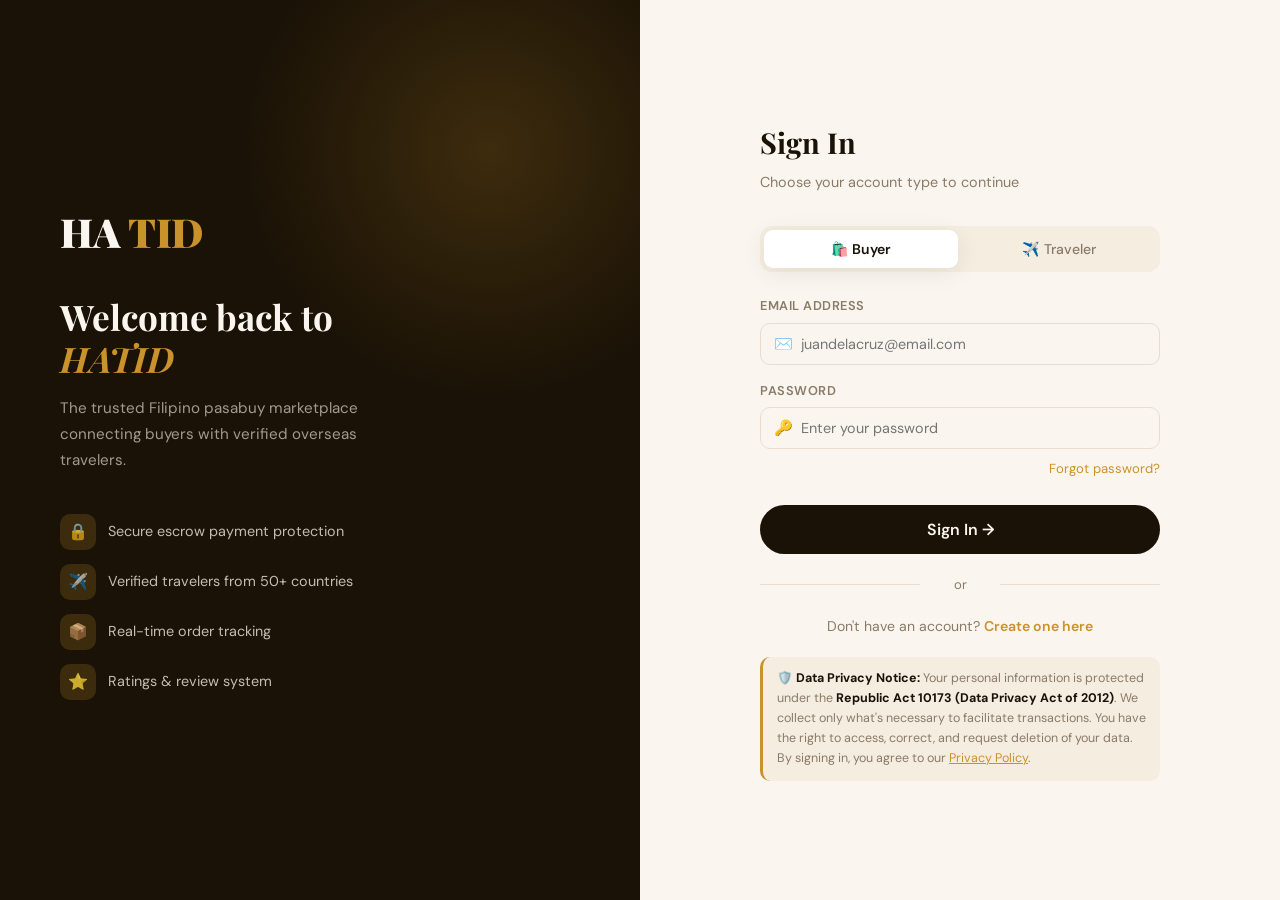
<file: index.html>
<!DOCTYPE html>
<html lang="en">
<head>
  <meta charset="UTF-8">
  <meta name="viewport" content="width=device-width, initial-scale=1.0">
  <title>HATID — Login</title>
  <link href="https://fonts.googleapis.com/css2?family=Playfair+Display:wght@700;900&family=DM+Sans:wght@300;400;500;600&display=swap" rel="stylesheet">
  <link rel="stylesheet" href="hatid-styles.css">
  <style>
    .auth-page {
      min-height: 100vh;
      display: grid;
      grid-template-columns: 1fr 1fr;
    }
    .auth-brand {
      background: var(--ink);
      display: flex; flex-direction: column;
      justify-content: center; align-items: flex-start;
      padding: 60px;
      position: relative; overflow: hidden;
    }
    .auth-brand::before {
      content: '';
      position: absolute; top: -100px; right: -100px;
      width: 500px; height: 500px; border-radius: 50%;
      background: radial-gradient(circle, rgba(201,146,42,0.2) 0%, transparent 70%);
    }
    .auth-brand .logo { font-size: 2.5rem; color: var(--cream); margin-bottom: 2rem; }
    .auth-brand h2 {
      font-family: 'Playfair Display', serif;
      font-size: 2.2rem; color: var(--cream);
      line-height: 1.2; margin-bottom: 1rem;
    }
    .auth-brand h2 em { color: var(--gold); font-style: italic; }
    .auth-brand p { color: rgba(250,246,239,0.6); font-size: 0.95rem; line-height: 1.7; max-width: 360px; }
    .auth-features { margin-top: 2.5rem; display: flex; flex-direction: column; gap: 14px; }
    .auth-feature { display: flex; align-items: center; gap: 12px; color: rgba(250,246,239,0.75); font-size: 0.9rem; }
    .auth-feature-icon {
      width: 36px; height: 36px; border-radius: 10px;
      background: rgba(201,146,42,0.2); display: flex; align-items: center; justify-content: center;
      font-size: 1rem; flex-shrink: 0;
    }
    .auth-form-side {
      background: var(--cream);
      display: flex; flex-direction: column;
      justify-content: center; align-items: center;
      padding: 60px 40px;
    }
    .auth-form-box { width: 100%; max-width: 400px; }
    .auth-form-box h2 {
      font-family: 'Playfair Display', serif;
      font-size: 1.8rem; margin-bottom: 6px;
    }
    .auth-form-box .auth-sub { color: var(--muted); font-size: 0.9rem; margin-bottom: 2rem; }
    .role-toggle {
      display: grid; grid-template-columns: 1fr 1fr;
      background: var(--warm); border-radius: 12px; padding: 4px;
      margin-bottom: 24px; gap: 4px;
    }
    .role-btn {
      padding: 10px; border: none; border-radius: 9px;
      background: transparent; cursor: pointer; font-family: inherit;
      font-size: 0.88rem; font-weight: 500; color: var(--muted);
      transition: all 0.2s; display: flex; align-items: center; justify-content: center; gap: 6px;
    }
    .role-btn.active { background: var(--card-bg); color: var(--ink); box-shadow: var(--shadow); font-weight: 600; }
    .form-group { margin-bottom: 16px; }
    .input-wrap { position: relative; }
    .input-wrap .input-icon {
      position: absolute; left: 14px; top: 50%; transform: translateY(-50%);
      color: var(--muted); font-size: 0.95rem;
    }
    .input-wrap input { padding-left: 40px; }
    .forgot { text-align: right; margin-top: 6px; }
    .forgot a { font-size: 0.82rem; color: var(--gold); text-decoration: none; }
    .auth-submit {
      width: 100%; padding: 14px; border: none; cursor: pointer;
      background: var(--ink); color: var(--cream);
      border-radius: 100px; font-size: 1rem; font-weight: 600;
      font-family: inherit; transition: background 0.2s; margin-top: 8px;
    }
    .auth-submit:hover { background: var(--gold); color: var(--ink); }
    .auth-divider {
      text-align: center; margin: 20px 0;
      color: var(--muted); font-size: 0.82rem;
      position: relative;
    }
    .auth-divider::before, .auth-divider::after {
      content: ''; position: absolute; top: 50%; width: 40%; height: 1px;
      background: var(--border);
    }
    .auth-divider::before { left: 0; }
    .auth-divider::after { right: 0; }
    .auth-switch { text-align: center; font-size: 0.88rem; color: var(--muted); margin-top: 20px; }
    .auth-switch a { color: var(--gold); font-weight: 600; text-decoration: none; }
    .privacy-note {
      background: var(--warm); border-radius: 10px; padding: 12px 14px;
      font-size: 0.78rem; color: var(--muted); line-height: 1.6;
      margin-top: 20px; border-left: 3px solid var(--gold);
    }
    .privacy-note strong { color: var(--ink); }
    .error-msg {
      background: #fef2f2; border: 1px solid #fecaca;
      border-radius: 8px; padding: 10px 14px;
      font-size: 0.83rem; color: #dc2626;
      margin-bottom: 16px; display: none;
    }
    .error-msg.show { display: block; }
    @media (max-width: 768px) {
      .auth-page { grid-template-columns: 1fr; }
      .auth-brand { display: none; }
      .auth-form-side { padding: 40px 24px; }
    }
  </style>
</head>
<body>
<div class="auth-page">
  <div class="auth-brand">
    <div class="logo">HA<span>TID</span></div>
    <h2>Welcome back to<br><em>HATID</em></h2>
    <p>The trusted Filipino pasabuy marketplace connecting buyers with verified overseas travelers.</p>
    <div class="auth-features">
      <div class="auth-feature"><div class="auth-feature-icon">🔒</div>Secure escrow payment protection</div>
      <div class="auth-feature"><div class="auth-feature-icon">✈️</div>Verified travelers from 50+ countries</div>
      <div class="auth-feature"><div class="auth-feature-icon">📦</div>Real-time order tracking</div>
      <div class="auth-feature"><div class="auth-feature-icon">⭐</div>Ratings & review system</div>
    </div>
  </div>
  <div class="auth-form-side">
    <div class="auth-form-box">
      <h2>Sign In</h2>
      <p class="auth-sub">Choose your account type to continue</p>
      <div class="role-toggle">
        <button class="role-btn active" id="roleBtn-buyer" onclick="setRole('buyer')">🛍️ Buyer</button>
        <button class="role-btn" id="roleBtn-traveler" onclick="setRole('traveler')">✈️ Traveler</button>
      </div>
      <div class="error-msg" id="loginError">Invalid email or password. Please try again.</div>
      <div class="form-group">
        <label>Email Address</label>
        <div class="input-wrap">
          <span class="input-icon">✉️</span>
          <input type="email" id="loginEmail" placeholder="juandelacruz@email.com">
        </div>
      </div>
      <div class="form-group">
        <label>Password</label>
        <div class="input-wrap">
          <span class="input-icon">🔑</span>
          <input type="password" id="loginPassword" placeholder="Enter your password">
        </div>
        <div class="forgot"><a href="#">Forgot password?</a></div>
      </div>
      <button class="auth-submit" onclick="handleLogin()">Sign In →</button>
      <div class="auth-divider">or</div>
      <div class="auth-switch">Don't have an account? <a href="register.html">Create one here</a></div>
      <div class="privacy-note">
        <strong>🛡️ Data Privacy Notice:</strong> Your personal information is protected under the
        <strong>Republic Act 10173 (Data Privacy Act of 2012)</strong>. We collect only what's necessary
        to facilitate transactions. You have the right to access, correct, and request deletion of your data.
        By signing in, you agree to our <a href="#" style="color:var(--gold)">Privacy Policy</a>.
      </div>
    </div>
  </div>
</div>
<div class="toast" id="toast"></div>
<script>
  let currentRole = 'buyer';

  // Demo accounts
  const demoAccounts = {
    'buyer@hatid.com':    { password: 'buyer123',    role: 'buyer',    name: 'Juan dela Cruz' },
    'traveler@hatid.com': { password: 'traveler123', role: 'traveler', name: 'Maria Reyes' },
  };

  function setRole(role) {
    currentRole = role;
    document.querySelectorAll('.role-btn').forEach(b => b.classList.remove('active'));
    document.getElementById('roleBtn-' + role).classList.add('active');
  }

  function handleLogin() {
    const email    = document.getElementById('loginEmail').value.trim();
    const password = document.getElementById('loginPassword').value.trim();
    const errEl    = document.getElementById('loginError');

    if (!email || !password) { errEl.textContent = 'Please fill in all fields.'; errEl.classList.add('show'); return; }

    const account = demoAccounts[email];
    if (!account || account.password !== password || account.role !== currentRole) {
      errEl.textContent = 'Invalid credentials or wrong account type selected.';
      errEl.classList.add('show'); return;
    }

    errEl.classList.remove('show');
    sessionStorage.setItem('hatid_user', JSON.stringify({ email, name: account.name, role: account.role }));
    showToast('Welcome back, ' + account.name + '! 👋');
    setTimeout(() => { window.location.href = 'dashboard.html'; }, 1200);
  }

  function showToast(msg) {
    const t = document.getElementById('toast');
    t.textContent = msg; t.classList.add('show');
    setTimeout(() => t.classList.remove('show'), 3000);
  }

  // Allow Enter key
  document.addEventListener('keydown', e => { if (e.key === 'Enter') handleLogin(); });
</script>
</body>
</html>
</file>
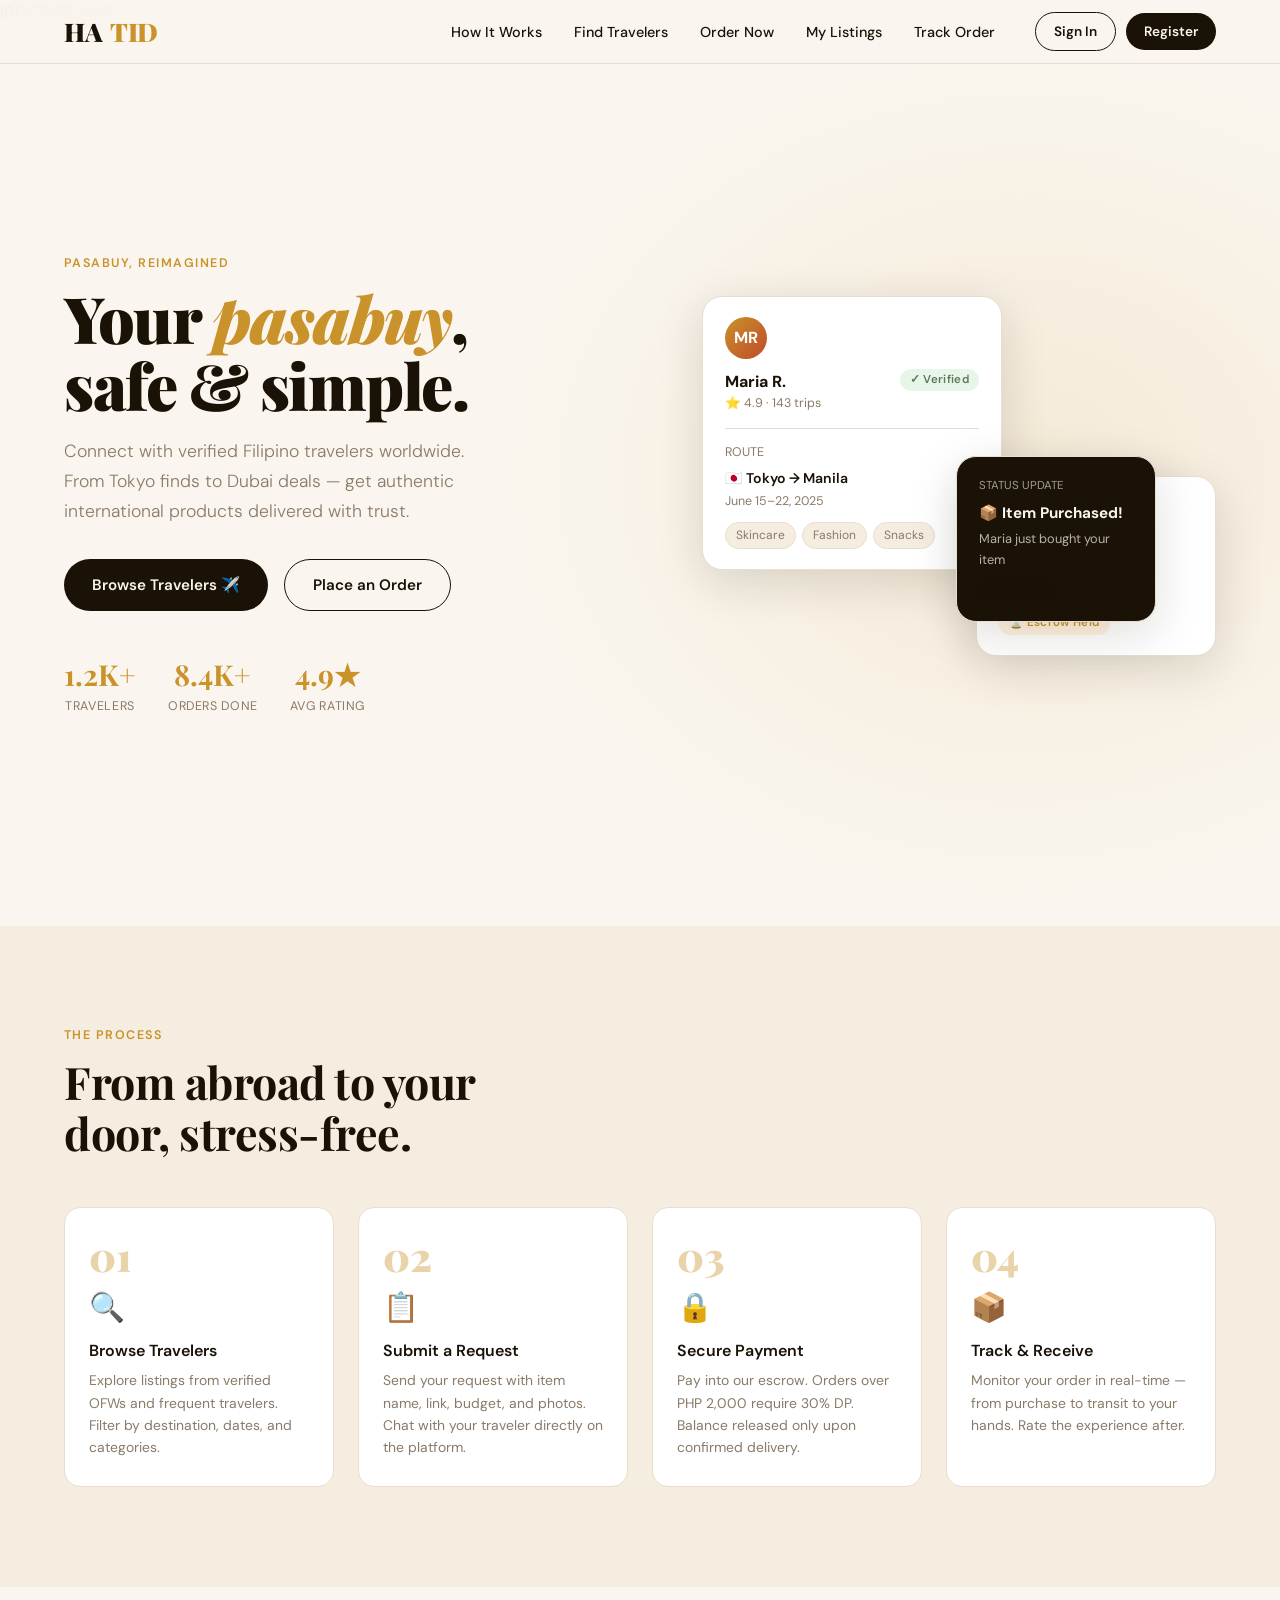
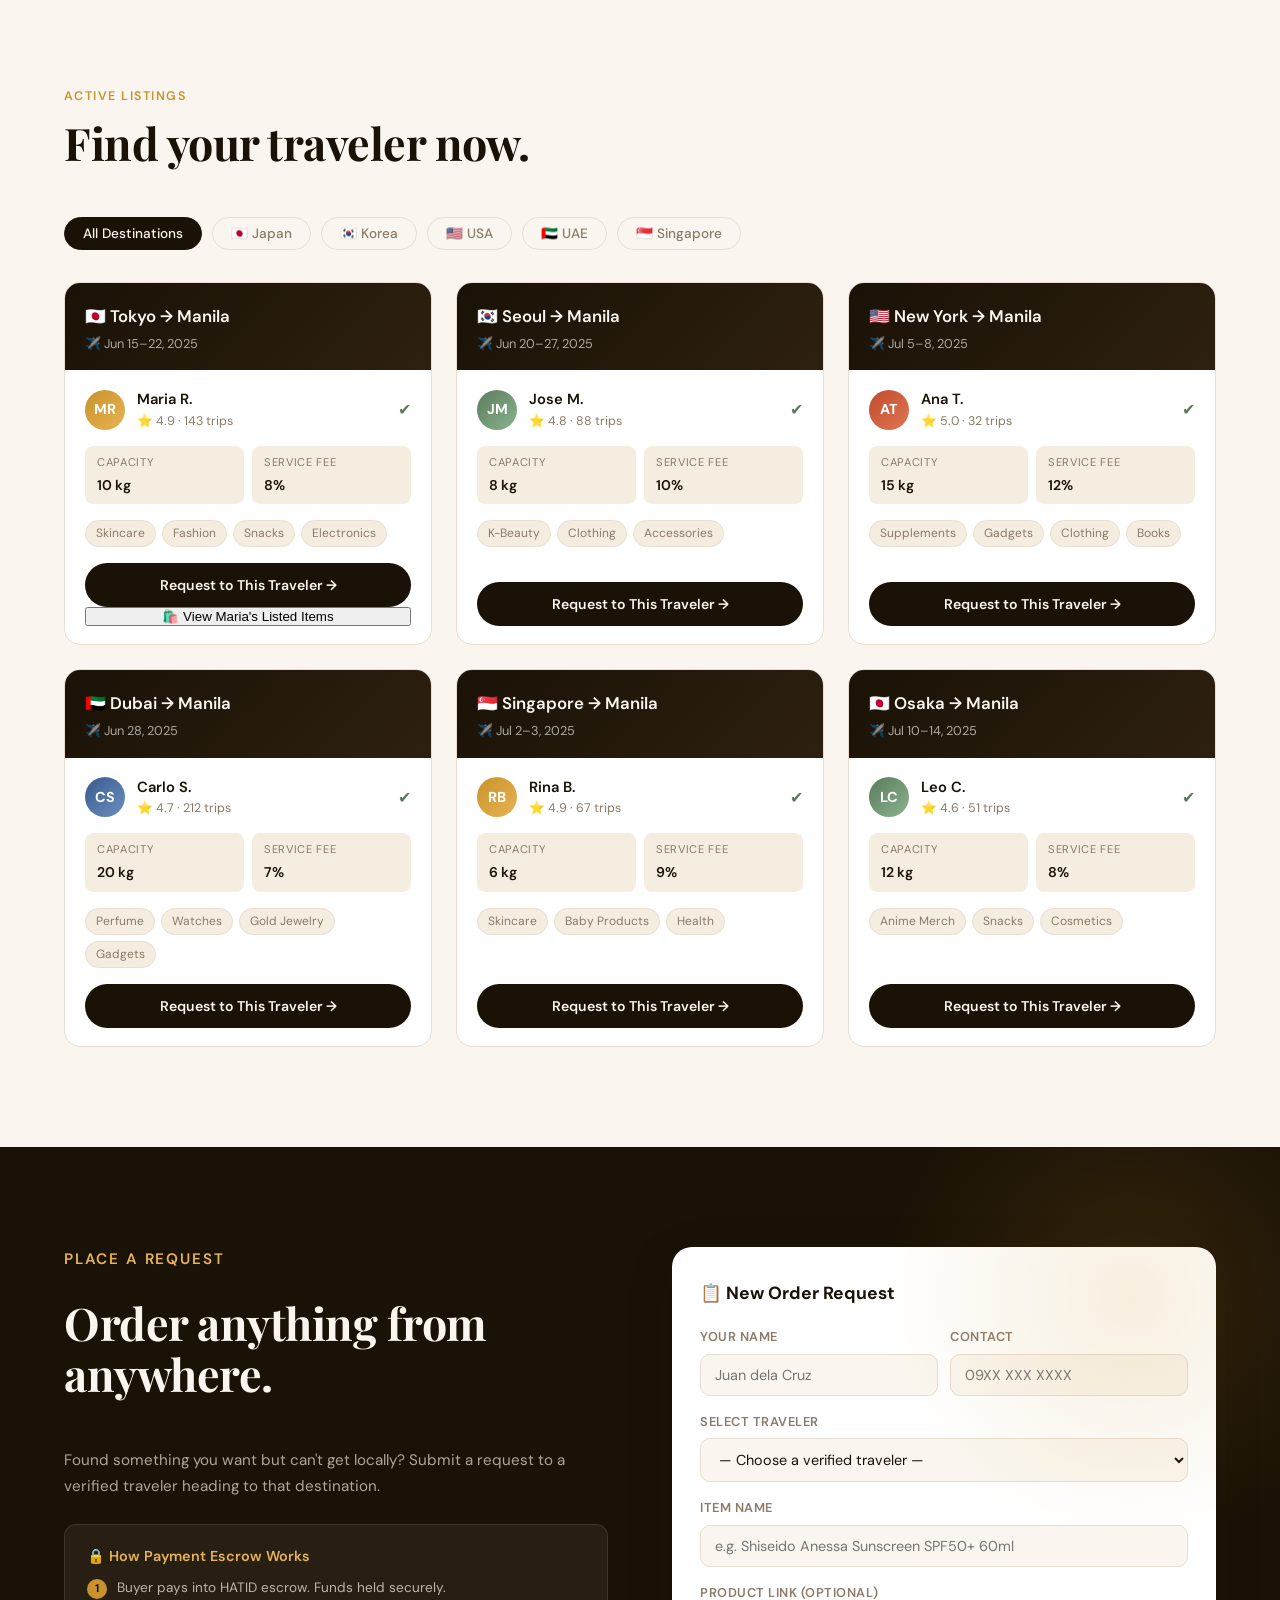
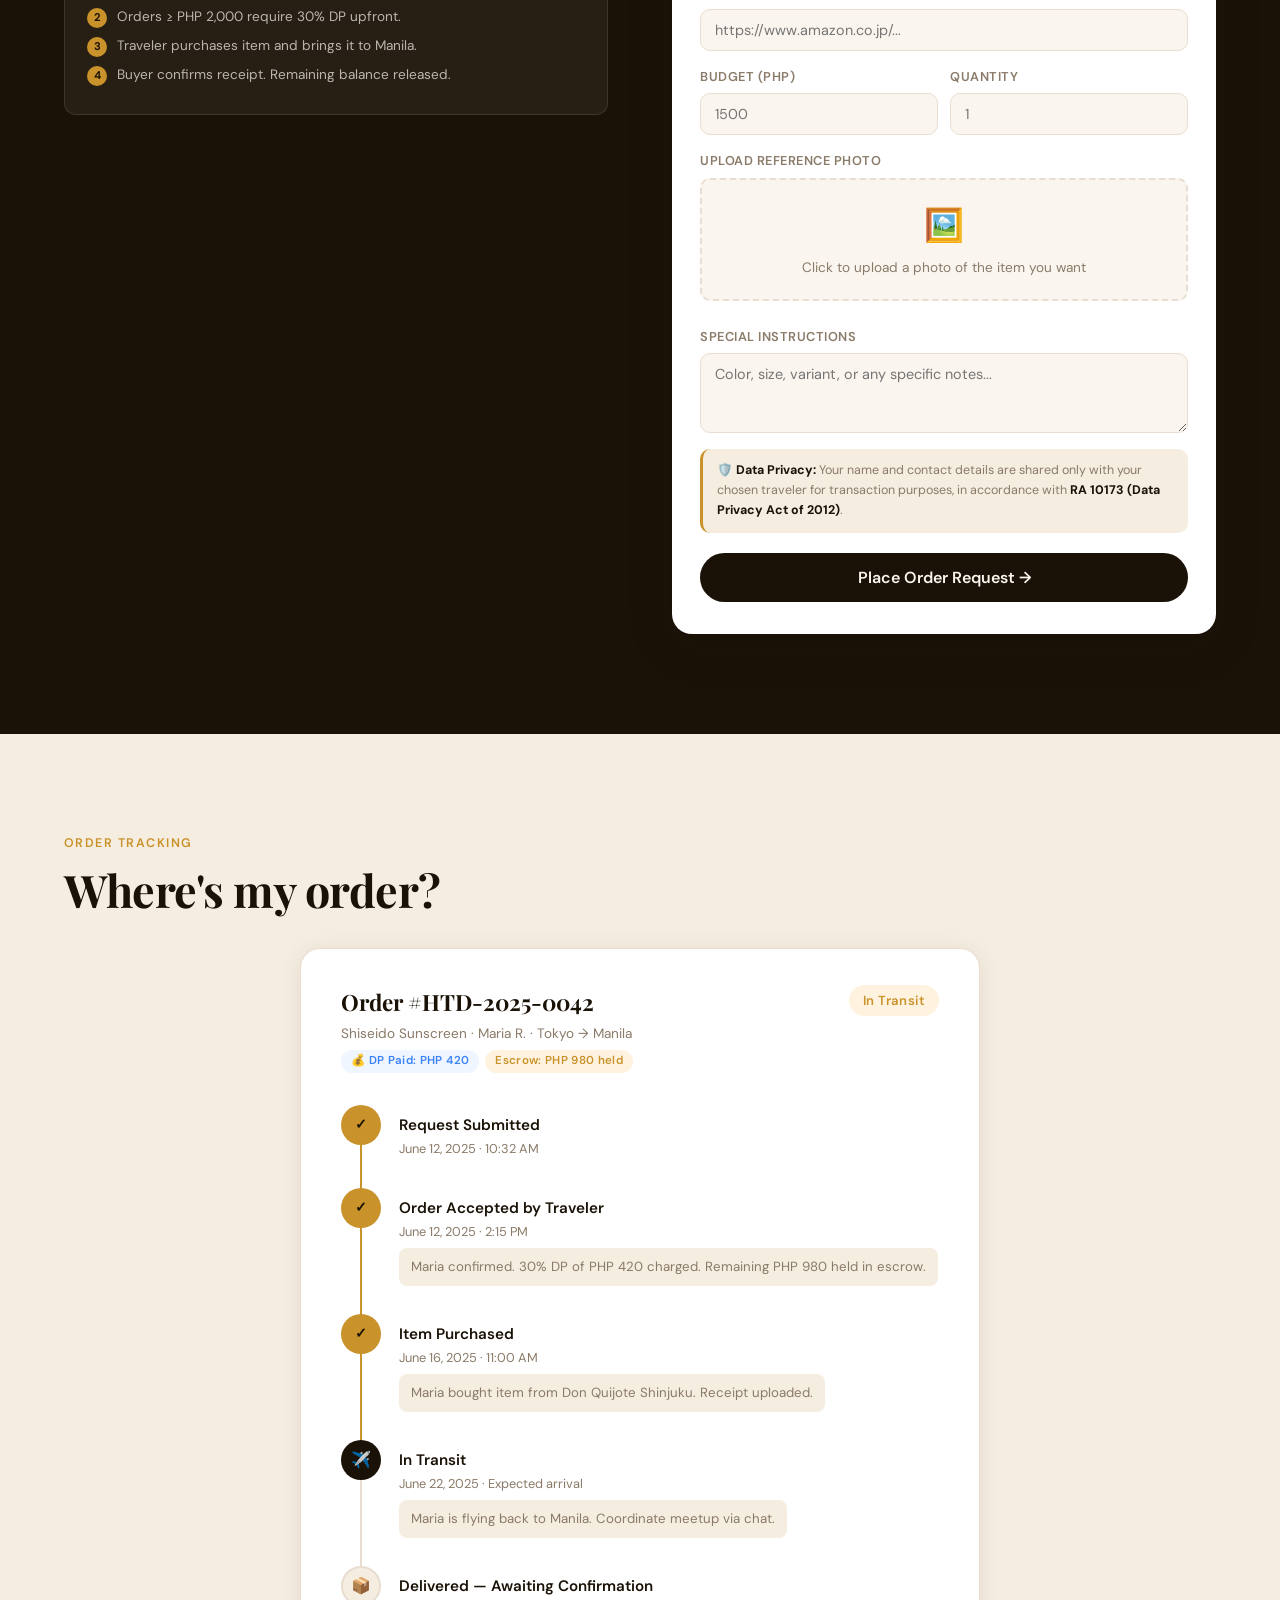
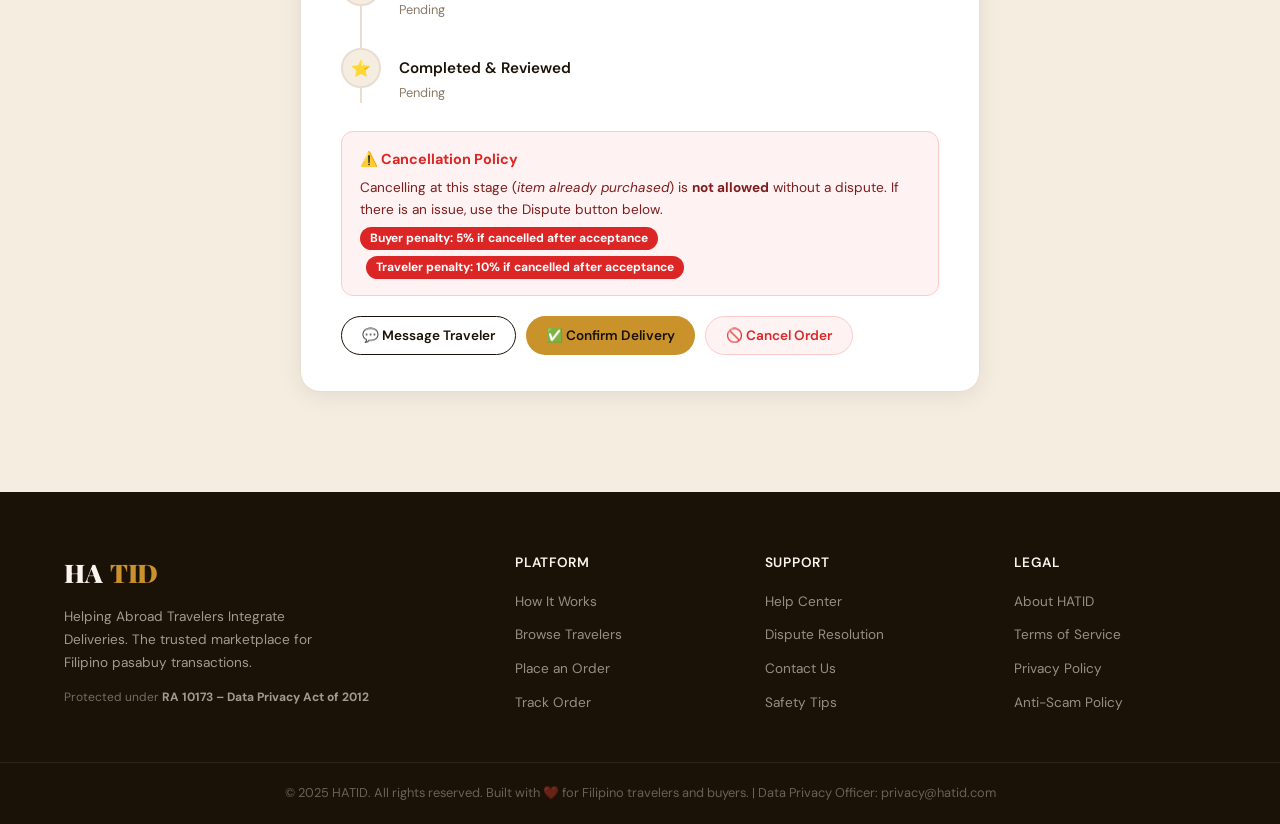
<file: dashboard.html>
!DOCTYPE html>
<html lang="en">
<head>
  <meta charset="UTF-8">
  <meta name="viewport" content="width=device-width, initial-scale=1.0">
  <title>HATID — Pasabuy Marketplace</title>
  <link href="https://fonts.googleapis.com/css2?family=Playfair+Display:wght@700;900&family=DM+Sans:wght@300;400;500;600&display=swap" rel="stylesheet">
  <link rel="stylesheet" href="hatid-styles.css">
</head>
<body>

<!-- NOTIFICATION BANNER -->
<div class="notify-banner" id="notifyBanner" style="display:none"></div>

<!-- NAV -->
<nav>
  <a href="index.html" class="logo">HA<span>TID</span></a>
  <ul class="nav-links">
    <li><a href="#how">How It Works</a></li>
    <li><a href="#listings">Find Travelers</a></li>
    <li><a href="#order" class="buyer-only">Order Now</a></li>
    <li><a href="#myListings" class="traveler-only">My Listings</a></li>
    <li><a href="#tracker">Track Order</a></li>
  </ul>
  <div id="navRight"></div>
  <button class="hamburger" onclick="toggleMobileMenu()" aria-label="Menu">
    <span></span><span></span><span></span>
  </button>
</nav>

<!-- MOBILE MENU -->
<div class="mobile-menu" id="mobileMenu">
  <a href="#how" onclick="toggleMobileMenu()">How It Works</a>
  <a href="#listings" onclick="toggleMobileMenu()">Find Travelers</a>
  <a href="#order" onclick="toggleMobileMenu()">Order Now</a>
  <a href="#tracker" onclick="toggleMobileMenu()">Track Order</a>
  <a href="login.html">Sign In</a>
  <a href="register.html">Register</a>
</div>

<!-- HERO -->
<section id="hero">
  <div class="hero-text">
    <p class="section-label">Pasabuy, Reimagined</p>
    <h1>Your <em>pasabuy</em>,<br>safe &amp; simple.</h1>
    <p class="hero-sub">Connect with verified Filipino travelers worldwide. From Tokyo finds to Dubai deals — get authentic international products delivered with trust.</p>
    <div class="hero-btns">
      <a href="#listings" class="btn btn-primary">Browse Travelers ✈️</a>
      <a href="#order" class="btn btn-outline">Place an Order</a>
    </div>
    <div class="hero-stats">
      <div class="stat"><div class="stat-num">1.2K+</div><div class="stat-label">Travelers</div></div>
      <div class="stat"><div class="stat-num">8.4K+</div><div class="stat-label">Orders Done</div></div>
      <div class="stat"><div class="stat-num">4.9★</div><div class="stat-label">Avg Rating</div></div>
    </div>
  </div>
  <div class="hero-visual">
    <div class="hero-card-stack">
      <div class="hcard hcard-main">
        <div class="traveler-avatar">MR</div>
        <div style="display:flex;justify-content:space-between;align-items:flex-start">
          <div><div style="font-weight:700;font-size:1rem">Maria R.</div><div style="color:var(--muted);font-size:0.78rem">⭐ 4.9 · 143 trips</div></div>
          <span class="badge badge-green">✓ Verified</span>
        </div>
        <div style="margin-top:14px;padding-top:14px;border-top:1px solid var(--border)">
          <div style="font-size:0.78rem;color:var(--muted);margin-bottom:4px">ROUTE</div>
          <div style="font-weight:600">🇯🇵 Tokyo → Manila</div>
          <div style="font-size:0.78rem;color:var(--muted);margin-top:2px">June 15–22, 2025</div>
        </div>
        <div style="margin-top:10px;display:flex;gap:6px;flex-wrap:wrap">
          <span class="cat-tag">Skincare</span><span class="cat-tag">Fashion</span><span class="cat-tag">Snacks</span>
        </div>
      </div>
      <div class="hcard hcard-2">
        <div style="font-size:0.75rem;color:var(--muted);margin-bottom:8px">ORDER PLACED</div>
        <div style="font-weight:700;font-size:0.95rem;margin-bottom:6px">Shiseido Sunscreen SPF50+</div>
        <div style="font-size:0.82rem;color:var(--muted)">Qty: 2 · PHP 1,400</div>
        <div style="margin-top:12px"><span class="badge badge-gold">⏳ Escrow Held</span></div>
      </div>
      <div class="hcard hcard-3">
        <div style="font-size:0.72rem;opacity:0.6;margin-bottom:6px">STATUS UPDATE</div>
        <div style="font-weight:700;font-size:0.95rem;margin-bottom:4px">📦 Item Purchased!</div>
        <div style="font-size:0.8rem;opacity:0.7">Maria just bought your item</div>
        <span class="badge badge-ink" style="margin-top:8px;display:inline-block">In Transit</span>
      </div>
    </div>
  </div>
</section>
<section id="travelerStats" class="traveler-only" style="display:none">
  <div class="stats-grid">

    <div class="dash-card">
      <h3>₱24,500</h3>
      <p>Total Earnings</p>
    </div>

    <div class="dash-card">
      <h3>18</h3>
      <p>Pending Orders</p>
    </div>

    <div class="dash-card">
      <h3>4.9★</h3>
      <p>Seller Rating</p>
    </div>

    <div class="dash-card">
      <h3>143</h3>
      <p>Completed Trips</p>
    </div>

  </div>
</section>

<!-- HOW IT WORKS -->
<section id="how">
  <p class="section-label">The Process</p>
  <h2 class="section-title">From abroad to your door, stress-free.</h2>
  <div class="steps-grid">
    <div class="step-card"><div class="step-num">01</div><div class="step-icon">🔍</div><h3>Browse Travelers</h3><p>Explore listings from verified OFWs and frequent travelers. Filter by destination, dates, and categories.</p></div>
    <div class="step-card"><div class="step-num">02</div><div class="step-icon">📋</div><h3>Submit a Request</h3><p>Send your request with item name, link, budget, and photos. Chat with your traveler directly on the platform.</p></div>
    <div class="step-card"><div class="step-num">03</div><div class="step-icon">🔒</div><h3>Secure Payment</h3><p>Pay into our escrow. Orders over PHP 2,000 require 30% DP. Balance released only upon confirmed delivery.</p></div>
    <div class="step-card"><div class="step-num">04</div><div class="step-icon">📦</div><h3>Track &amp; Receive</h3><p>Monitor your order in real-time — from purchase to transit to your hands. Rate the experience after.</p></div>
  </div>
</section>

<!-- TRAVELER LISTINGS -->
<section id="listings">
  <p class="section-label">Active Listings</p>
  <h2 class="section-title">Find your traveler now.</h2>
  <div class="filters">
    <button class="filter-btn active" onclick="filterListings('all',this)">All Destinations</button>
    <button class="filter-btn" onclick="filterListings('japan',this)">🇯🇵 Japan</button>
    <button class="filter-btn" onclick="filterListings('korea',this)">🇰🇷 Korea</button>
    <button class="filter-btn" onclick="filterListings('us',this)">🇺🇸 USA</button>
    <button class="filter-btn" onclick="filterListings('uae',this)">🇦🇪 UAE</button>
    <button class="filter-btn" onclick="filterListings('sg',this)">🇸🇬 Singapore</button>
  </div>
  <div class="listings-grid" id="listingsGrid"></div>
</section>

<!-- TRAVELER: MY ITEM LISTINGS -->
<section id="myListings" class="traveler-only" style="display:none;background:var(--warm)">
  <p class="section-label">Traveler Dashboard</p>
  <h2 class="section-title">Your Item Listings</h2>
  <div style="display:grid;grid-template-columns:1fr 1fr;gap:3rem;align-items:start">
    <div>
      <h3 style="font-size:1.05rem;font-weight:700;margin-bottom:16px">➕ Add New Item</h3>
      <div class="form-card" style="padding:24px">
        <div class="form-group"><label>Item Name</label><input type="text" id="listItemName" placeholder="e.g. Shiseido Sunscreen SPF50+"></div>
        <div class="form-group form-row">
          <div><label>Price (PHP)</label><input type="number" id="listItemPrice" placeholder="1200"></div>
          <div><label>Origin Country</label><input type="text" id="listItemOrigin" placeholder="Japan"></div>
        </div>
        <div class="form-group"><label>Description</label><textarea id="listItemDesc" placeholder="Variant, size, where to buy..."></textarea></div>
        <div class="form-group">
          <label>Upload Item Photo</label>
          <div class="upload-area" onclick="document.getElementById('listItemPhoto').click()">
            <div style="font-size:2rem">📷</div>
            <p>Click to upload photo of the item</p>
          </div>
          <input type="file" id="listItemPhoto" accept="image/*" style="display:none" onchange="handleImageUpload(this)">
          <div class="upload-preview" id="listingImagePreview"></div>
        </div>
        <button class="submit-btn" onclick="submitItemListing()">List This Item →</button>
      </div>
    </div>
    <div>
      <h3 style="font-size:1.05rem;font-weight:700;margin-bottom:16px">📦 Your Current Listings</h3>
      <div class="items-grid" id="itemsGrid"></div>
    </div>
  </div>
</section>

<!-- ORDER FORM (Buyer only) -->
<section id="order" class="buyer-only">
  <div class="order-grid">
    <div class="order-info">
      <p class="section-label">Place a Request</p>
      <h2 class="section-title">Order anything from anywhere.</h2>
      <p>Found something you want but can't get locally? Submit a request to a verified traveler heading to that destination.</p>
      <div class="escrow-info">
        <h4>🔒 How Payment Escrow Works</h4>
        <div class="escrow-step"><div class="escrow-dot">1</div><span>Buyer pays into HATID escrow. Funds held securely.</span></div>
        <div class="escrow-step"><div class="escrow-dot">2</div><span>Orders ≥ PHP 2,000 require 30% DP upfront.</span></div>
        <div class="escrow-step"><div class="escrow-dot">3</div><span>Traveler purchases item and brings it to Manila.</span></div>
        <div class="escrow-step"><div class="escrow-dot">4</div><span>Buyer confirms receipt. Remaining balance released.</span></div>
      </div>
    </div>
    <div class="form-card">
      <h3>📋 New Order Request</h3>
      <div class="form-group form-row">
        <div><label>Your Name</label><input type="text" id="buyerName" placeholder="Juan dela Cruz"></div>
        <div><label>Contact</label><input type="text" id="buyerContact" placeholder="09XX XXX XXXX"></div>
      </div>
      <div class="form-group">
        <label>Select Traveler</label>
        <select id="selectedTraveler">
          <option value="">— Choose a verified traveler —</option>
          <option value="maria">Maria R. · Tokyo → Manila (Jun 15)</option>
          <option value="jose">Jose M. · Seoul → Manila (Jun 20)</option>
          <option value="ana">Ana T. · New York → Manila (Jul 5)</option>
          <option value="carlo">Carlo S. · Dubai → Manila (Jun 28)</option>
        </select>
      </div>
      <div class="form-group"><label>Item Name</label><input type="text" id="itemName" placeholder="e.g. Shiseido Anessa Sunscreen SPF50+ 60ml"></div>
      <div class="form-group"><label>Product Link (optional)</label><input type="url" id="itemLink" placeholder="https://www.amazon.co.jp/..."></div>
      <div class="form-group form-row">
        <div><label>Budget (PHP)</label><input type="number" id="itemBudget" placeholder="1500" oninput="onBudgetChange()"></div>
        <div><label>Quantity</label><input type="number" id="itemQty" placeholder="1" min="1"></div>
      </div>

      <!-- DP Notice -->
      <div class="dp-notice" id="dpNotice"></div>

      <div class="form-group">
        <label>Upload Reference Photo</label>
        <div class="upload-area" onclick="document.getElementById('itemPhoto').click()">
          <div style="font-size:2rem">🖼️</div>
          <p>Click to upload a photo of the item you want</p>
        </div>
        <input type="file" id="itemPhoto" accept="image/*" multiple style="display:none" onchange="handleImageUpload(this)">
        <div class="upload-preview" id="orderImagePreview"></div>
      </div>

      <div class="form-group"><label>Special Instructions</label><textarea id="itemNotes" placeholder="Color, size, variant, or any specific notes..."></textarea></div>

      <div style="background:var(--warm);border-radius:10px;padding:12px 14px;font-size:0.78rem;color:var(--muted);margin-bottom:12px;border-left:3px solid var(--gold);line-height:1.6">
        🛡️ <strong style="color:var(--ink)">Data Privacy:</strong> Your name and contact details are shared only with your chosen traveler for transaction purposes, in accordance with <strong style="color:var(--ink)">RA 10173 (Data Privacy Act of 2012)</strong>.
      </div>

      <button class="submit-btn" onclick="submitOrder()">Place Order Request →</button>
    </div>
  </div>
</section>

<!-- ORDER TRACKER -->
<section id="tracker">
  <p class="section-label">Order Tracking</p>
  <h2 class="section-title" style="margin-bottom:2rem">Where's my order?</h2>
  <div class="tracker-wrapper">
    <div class="tracker-header">
      <div>
        <div class="order-id">Order #HTD-2025-0042</div>
        <div class="order-meta">Shiseido Sunscreen · Maria R. · Tokyo → Manila</div>
        <div style="margin-top:6px;display:flex;gap:6px;flex-wrap:wrap">
          <span class="badge badge-blue">💰 DP Paid: PHP 420</span>
          <span class="badge badge-gold">Escrow: PHP 980 held</span>
        </div>
      </div>
      <span class="badge badge-gold" style="font-size:0.82rem;padding:5px 14px">In Transit</span>
    </div>
    <div class="tracker-steps">
      <div class="tracker-step"><div class="step-circle step-done">✓</div><div class="step-content"><div class="step-name">Request Submitted</div><div class="step-time">June 12, 2025 · 10:32 AM</div></div></div>
      <div class="tracker-step"><div class="step-circle step-done">✓</div><div class="step-content"><div class="step-name">Order Accepted by Traveler</div><div class="step-time">June 12, 2025 · 2:15 PM</div><div class="step-note">Maria confirmed. 30% DP of PHP 420 charged. Remaining PHP 980 held in escrow.</div></div></div>
      <div class="tracker-step"><div class="step-circle step-done">✓</div><div class="step-content"><div class="step-name">Item Purchased</div><div class="step-time">June 16, 2025 · 11:00 AM</div><div class="step-note">Maria bought item from Don Quijote Shinjuku. Receipt uploaded.</div></div></div>
      <div class="tracker-step"><div class="step-circle step-active">✈️</div><div class="step-content"><div class="step-name">In Transit</div><div class="step-time">June 22, 2025 · Expected arrival</div><div class="step-note">Maria is flying back to Manila. Coordinate meetup via chat.</div></div></div>
      <div class="tracker-step"><div class="step-circle step-pending">📦</div><div class="step-content"><div class="step-name">Delivered — Awaiting Confirmation</div><div class="step-time">Pending</div></div></div>
      <div class="tracker-step"><div class="step-circle step-pending">⭐</div><div class="step-content"><div class="step-name">Completed &amp; Reviewed</div><div class="step-time">Pending</div></div></div>
    </div>

    <!-- Cancel Warning -->
    <div class="cancel-warning">
      <h4>⚠️ Cancellation Policy</h4>
      <p>Cancelling at this stage (<em>item already purchased</em>) is <strong>not allowed</strong> without a dispute. If there is an issue, use the Dispute button below.</p>
      <span class="penalty-tag">Buyer penalty: 5% if cancelled after acceptance</span>
      <span class="penalty-tag" style="margin-left:6px">Traveler penalty: 10% if cancelled after acceptance</span>
    </div>

    <div style="margin-top:20px;display:flex;gap:10px;flex-wrap:wrap">
      <button class="btn btn-outline" style="font-size:0.85rem;padding:10px 20px" onclick="showToast('Opening chat with Maria...')">💬 Message Traveler</button>
      <button class="btn btn-gold" style="font-size:0.85rem;padding:10px 20px" onclick="confirmDelivery()">✅ Confirm Delivery</button>
      <button class="btn btn-danger" style="font-size:0.85rem;padding:10px 20px" onclick="showCancelModal('buyer')">🚫 Cancel Order</button>
    </div>
  </div>
</section>

<!-- FOOTER -->
<footer>
  <div class="footer-brand">
    <div class="logo">HA<span style="color:var(--gold)">TID</span></div>
    <p>Helping Abroad Travelers Integrate Deliveries. The trusted marketplace for Filipino pasabuy transactions.</p>
    <div style="margin-top:14px;font-size:0.75rem;color:rgba(250,246,239,0.4);line-height:1.6">
      Protected under <strong style="color:rgba(250,246,239,0.6)">RA 10173 – Data Privacy Act of 2012</strong>
    </div>
  </div>
  <div><h4>Platform</h4><ul><li><a href="#">How It Works</a></li><li><a href="#">Browse Travelers</a></li><li><a href="#">Place an Order</a></li><li><a href="#">Track Order</a></li></ul></div>
  <div><h4>Support</h4><ul><li><a href="#">Help Center</a></li><li><a href="#">Dispute Resolution</a></li><li><a href="#">Contact Us</a></li><li><a href="#">Safety Tips</a></li></ul></div>
  <div><h4>Legal</h4><ul><li><a href="#">About HATID</a></li><li><a href="#">Terms of Service</a></li><li><a href="#">Privacy Policy</a></li><li><a href="#">Anti-Scam Policy</a></li></ul></div>
</footer>
<div class="footer-bottom">© 2025 HATID. All rights reserved. Built with ❤️ for Filipino travelers and buyers. | Data Privacy Officer: privacy@hatid.com</div>


<!-- CANCEL MODAL -->
<div class="modal-overlay" id="cancelModal">
  <div class="modal modal-danger">
    <button class="modal-close" onclick="closeModal('cancelModal')">✕</button>
    <div class="success-icon">🚫</div>
    <h2>Cancel Order?</h2>
    <p>Please review the cancellation penalties before proceeding.</p>
    <div class="modal-summary" style="background:#fef2f2;border:1px solid #fecaca">
      <div id="cancelPenaltyMsg" style="font-size:0.85rem;line-height:1.8;color:#7f1d1d"></div>
    </div>
    <div style="display:flex;gap:10px">
      <button class="btn btn-outline" style="flex:1;justify-content:center" onclick="closeModal('cancelModal')">Keep Order</button>
      <button class="btn btn-danger" style="flex:1;justify-content:center" onclick="confirmCancel()">Confirm Cancel</button>
    </div>
  </div>
</div>
<div class="modal-overlay" id="ratingModal">
  <div class="modal">
    <button class="modal-close" onclick="closeModal('ratingModal')">✖</button>

    <h2>Rate Your Traveler</h2>
    <p>How was your experience with this delivery?</p>

    <div id="starRating" style="font-size:2rem; cursor:pointer; margin:10px 0;">
      ☆ ☆ ☆ ☆ ☆
    </div>

    <textarea id="ratingComment" placeholder="Leave a comment (optional)"></textarea>

    <button class="btn btn-primary" style="width:100%; margin-top:12px;"
      onclick="submitRating()">
      Submit Rating
    </button>
  </div>
</div>

<!-- ① TRAVELER ITEMS MODAL (Maria's listed items) -->
<div class="modal-overlay" id="travelerItemsModal">
  <div class="modal" style="max-width:540px">
    <button class="modal-close" onclick="closeModal('travelerItemsModal')">✕</button>

    <div class="ti-modal-header">
      <div class="ti-modal-avatar">MR</div>
      <div>
        <div style="font-weight:700;font-size:1rem">Maria R.</div>
        <div style="font-size:0.78rem;color:var(--muted)">⭐ 4.9 · 143 trips · <span class="badge badge-green">✓ Verified</span></div>
        <div style="font-size:0.82rem;font-weight:600;margin-top:4px">🇯🇵 Tokyo → Manila · Jun 15–22, 2025</div>
      </div>
    </div>

    <p style="font-size:0.85rem;color:var(--muted);margin-bottom:14px">
      Items Maria can bring for you. Click any item to pre-fill your order form.
    </p>

    <div id="mariaItemsGrid"></div>

    <div style="border-top:1px solid var(--border);padding-top:14px;margin-top:4px">
      <p style="font-size:0.78rem;color:var(--muted);margin-bottom:10px">
        Don't see what you need? You can still make a custom request to Maria.
      </p>
      <button class="btn btn-outline" style="width:100%;justify-content:center" onclick="customRequestMaria()">
        ✏️ Custom Request to Maria
      </button>
    </div>
  </div>
</div>


<!-- ② PAYMENT MODAL (3-step: Review → Pay → Done) -->
<div class="modal-overlay" id="paymentModal">
  <div class="modal" style="max-width:460px">
    <button class="modal-close" onclick="closeModal('paymentModal')">✕</button>

    <!-- Step progress dots -->
    <div class="pay-step-dots">
      <div class="pdot" id="pdot1"></div>
      <div class="pdot" id="pdot2"></div>
      <div class="pdot" id="pdot3"></div>
    </div>

    <!-- ── STEP 1 : Review ── -->
    <div id="payStep1">
      <div class="success-icon">🧾</div>
      <h2>Review Your Order</h2>
      <p>Confirm the details before proceeding to payment.</p>

      <div class="modal-summary" id="payReviewSummary"></div>
      <div class="pay-amount-box" id="payAmountBox"></div>

      <div style="display:flex;gap:10px">
        <button class="btn btn-outline" style="flex:1;justify-content:center" onclick="closeModal('paymentModal')">Edit</button>
        <button class="btn btn-primary" style="flex:1;justify-content:center" onclick="goPayStep(2)">Proceed to Payment →</button>
      </div>
    </div>

    <!-- ── STEP 2 : Choose Payment Method ── -->
    <div id="payStep2" style="display:none">
      <div class="success-icon">💳</div>
      <h2>Choose Payment</h2>
      <p>Select how you'd like to pay.</p>

      <div class="pay-methods">
        <button class="pay-method-btn" id="pm-gcash" onclick="selectPayMethod('gcash')">
          <div class="pm-icon">📱</div>
          <div class="pm-label">GCash</div>
        </button>
        <button class="pay-method-btn" id="pm-maya" onclick="selectPayMethod('maya')">
          <div class="pm-icon">💜</div>
          <div class="pm-label">Maya</div>
        </button>
        <button class="pay-method-btn" id="pm-card" onclick="selectPayMethod('card')">
          <div class="pm-icon">💳</div>
          <div class="pm-label">Card</div>
        </button>
      </div>

      <!-- GCash fields -->
      <div class="pay-fields" id="pf-gcash" style="display:none">
        <div class="form-group">
          <label>GCash Number</label>
          <input type="tel" id="gcashNum" placeholder="09XX XXX XXXX" maxlength="11">
        </div>
        <div style="background:#e0f2fe;border-radius:8px;padding:10px 14px;font-size:0.8rem;color:#075985;margin-bottom:12px">
          📲 You'll receive an OTP on your GCash app to authorize this payment.
        </div>
      </div>

      <!-- Maya fields -->
      <div class="pay-fields" id="pf-maya" style="display:none">
        <div class="form-group">
          <label>Maya Number</label>
          <input type="tel" id="mayaNum" placeholder="09XX XXX XXXX" maxlength="11">
        </div>
        <div style="background:#f3e8ff;border-radius:8px;padding:10px 14px;font-size:0.8rem;color:#6b21a8;margin-bottom:12px">
          💜 You'll receive an OTP on your Maya app to authorize this payment.
        </div>
      </div>

      <!-- Card fields -->
      <div class="pay-fields" id="pf-card" style="display:none">
        <div class="form-group">
          <label>Card Number</label>
          <input type="text" id="cardNum" placeholder="1234 5678 9012 3456" maxlength="19" oninput="formatCardNum(this)">
        </div>
        <div class="form-row">
          <div class="form-group">
            <label>Expiry</label>
            <input type="text" id="cardExp" placeholder="MM/YY" maxlength="5" oninput="formatExpiry(this)">
          </div>
          <div class="form-group">
            <label>CVV</label>
            <input type="text" id="cardCvv" placeholder="123" maxlength="3">
          </div>
        </div>
        <div class="form-group">
          <label>Name on Card</label>
          <input type="text" id="cardName" placeholder="JUAN DELA CRUZ">
        </div>
      </div>

      <div class="pay-amount-box" id="payAmountBox2"></div>

      <div style="display:flex;gap:10px">
        <button class="btn btn-outline" style="flex:1;justify-content:center" onclick="goPayStep(1)">← Back</button>
        <button class="btn btn-primary" style="flex:1;justify-content:center" onclick="processPayment()">Pay Now 🔒</button>
      </div>
    </div>

    <!-- ── STEP 3 : Processing / Success ── -->
    <div id="payStep3" style="display:none;text-align:center">

      <!-- Processing -->
      <div id="payProcessing">
        <div style="font-size:2.5rem;margin-bottom:12px">⏳</div>
        <h2>Processing Payment…</h2>
        <p>Please wait while we securely process your payment.</p>
        <div class="pay-spinner"></div>
      </div>

      <!-- Success -->
      <div id="paySuccessContent" style="display:none">
        <div class="success-icon">🎉</div>
        <h2>Payment Successful!</h2>
        <p>Your order is submitted and payment is held in escrow.</p>
        <div class="modal-summary" id="paySuccessSummary"></div>
        <div style="background:#f0fdf4;border:1px solid #bbf7d0;border-radius:10px;padding:12px 14px;font-size:0.8rem;color:#166534;margin-bottom:16px;text-align:left">
          📧 A confirmation email with your Order ID and receipt has been sent. Funds are protected under HATID Escrow until delivery is confirmed.
        </div>
        <button class="btn btn-primary" style="width:100%;justify-content:center"
          onclick="closeModal('paymentModal');document.getElementById('tracker').scrollIntoView({behavior:'smooth'})">
          Track My Order →
        </button>
      </div>

    </div>
  </div>
</div>


<div class="toast" id="toast"></div>
<script src="hatid-script.js"></script>
</body>
</html>
</file>
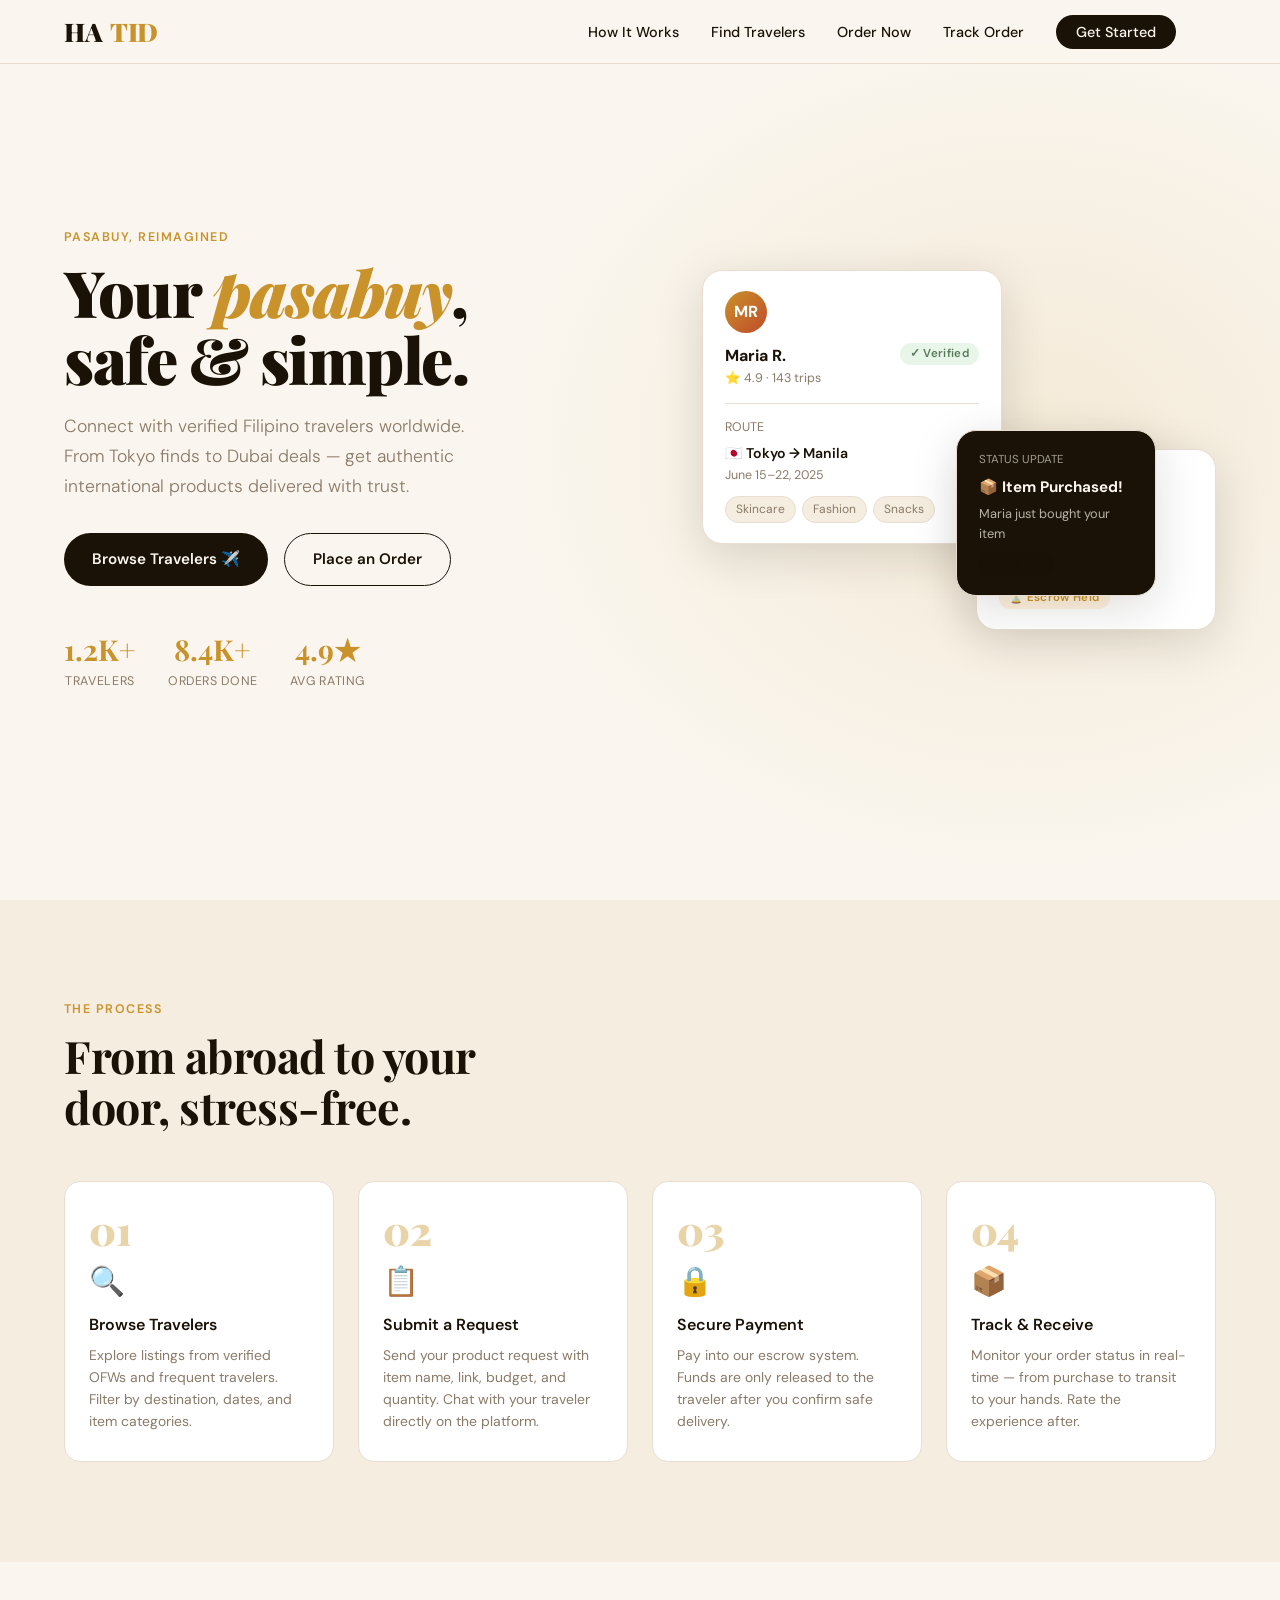
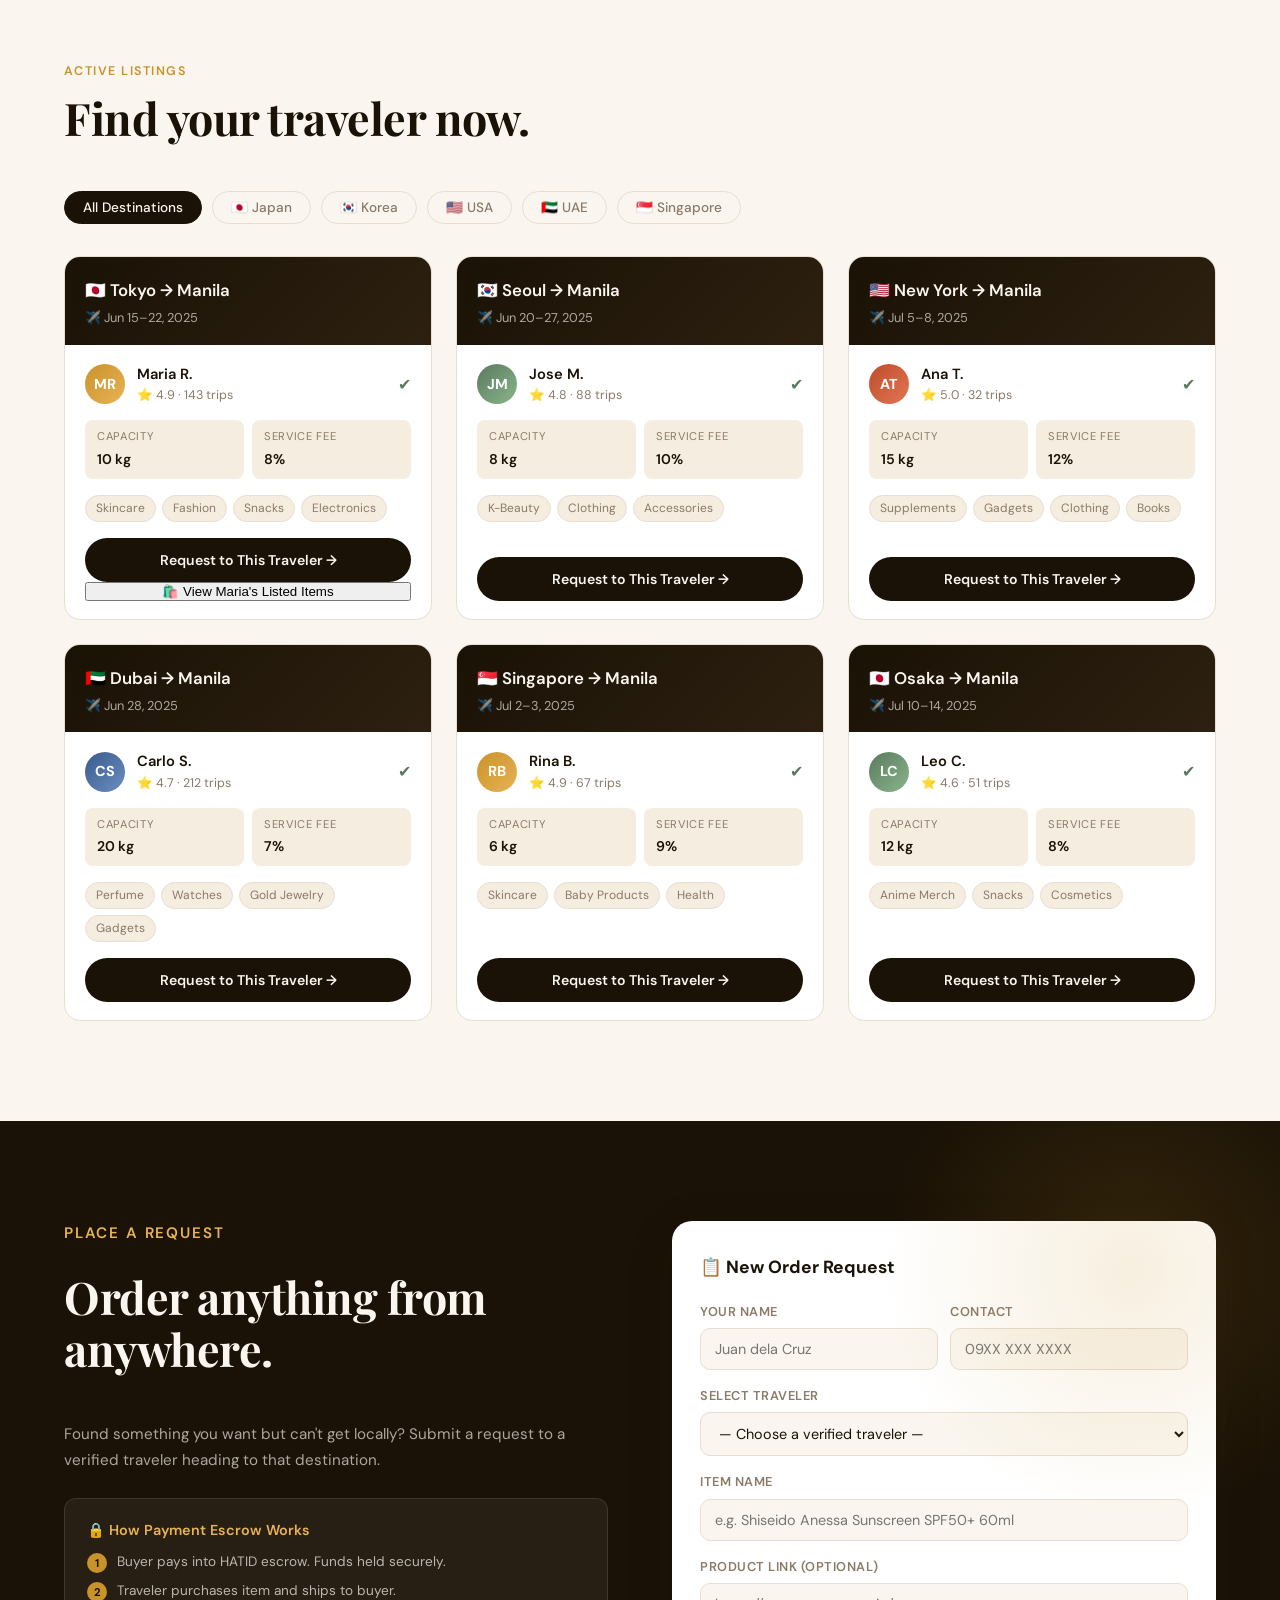
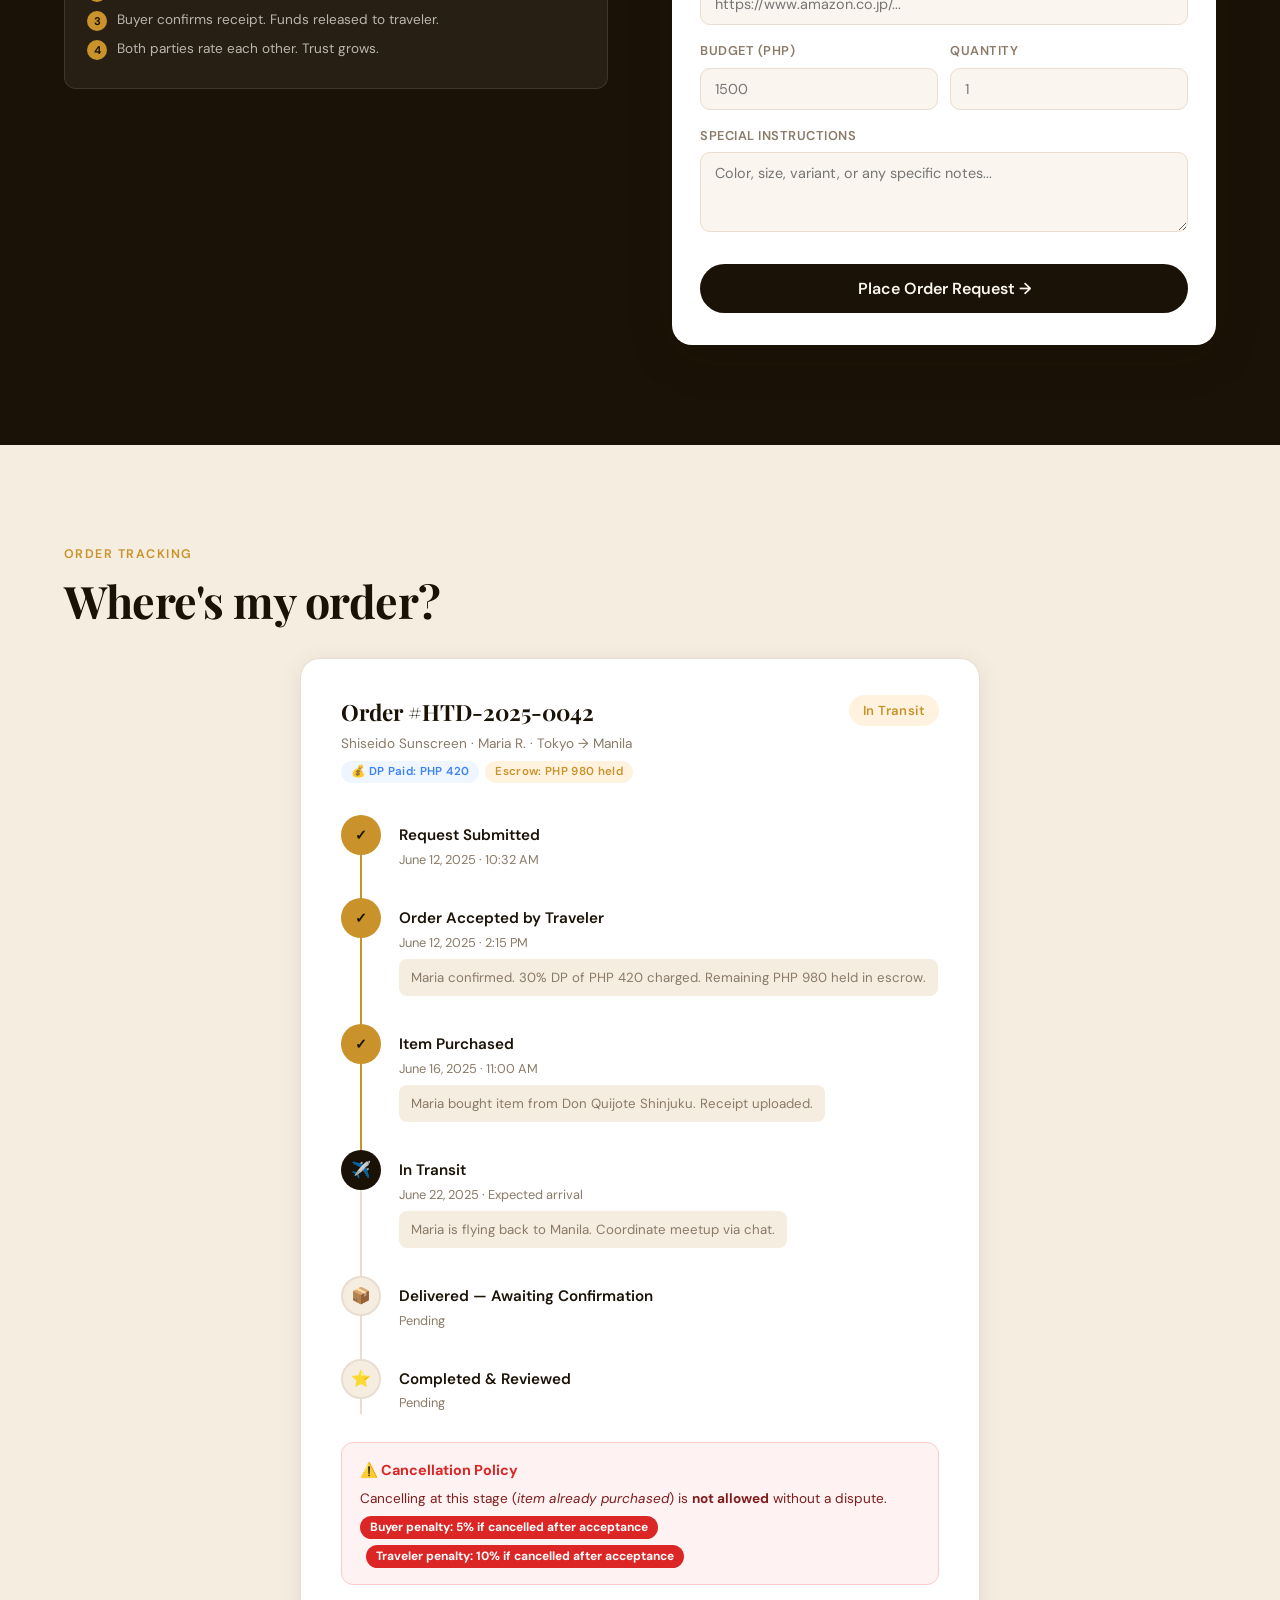
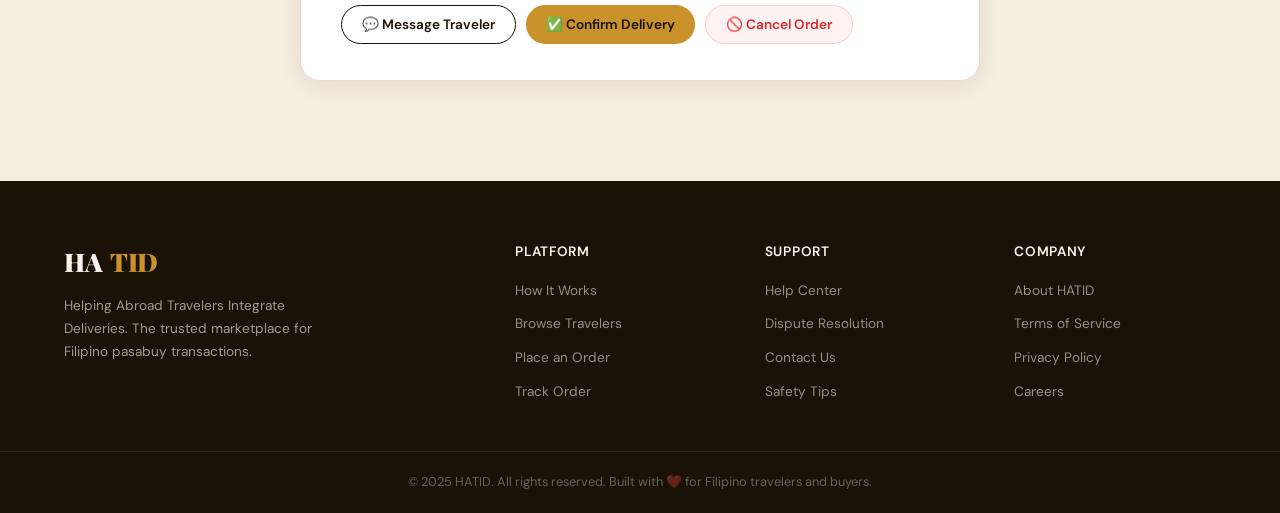
<file: login.html>
<!DOCTYPE html>
<html lang="en">
<head>
  <meta charset="UTF-8">
  <meta name="viewport" content="width=device-width, initial-scale=1.0">
  <title>HATID — Pasabuy Marketplace</title>
  <link href="https://fonts.googleapis.com/css2?family=Playfair+Display:wght@700;900&family=DM+Sans:wght@300;400;500;600&display=swap" rel="stylesheet">
  <link rel="stylesheet" href="hatid-styles.css">
</head>
<body>

<!-- NAV -->
<nav>
  <div class="logo">HA<span>TID</span></div>
  <ul class="nav-links">
    <li><a href="#how">How It Works</a></li>
    <li><a href="#listings">Find Travelers</a></li>
    <li><a href="#order">Order Now</a></li>
    <li><a href="#tracker">Track Order</a></li>
    <li><a href="#order" class="nav-cta">Get Started</a></li>
  </ul>
</nav>

<!-- HERO -->
<section id="hero">
  <div class="hero-text">
    <p class="section-label">Pasabuy, Reimagined</p>
    <h1>Your <em>pasabuy</em>,<br>safe &amp; simple.</h1>
    <p class="hero-sub">Connect with verified Filipino travelers worldwide. From Tokyo finds to Dubai deals — get authentic international products delivered with trust.</p>
    <div class="hero-btns">
      <a href="#listings" class="btn btn-primary">Browse Travelers ✈️</a>
      <a href="#order" class="btn btn-outline">Place an Order</a>
    </div>
    <div class="hero-stats">
      <div class="stat"><div class="stat-num">1.2K+</div><div class="stat-label">Travelers</div></div>
      <div class="stat"><div class="stat-num">8.4K+</div><div class="stat-label">Orders Done</div></div>
      <div class="stat"><div class="stat-num">4.9★</div><div class="stat-label">Avg Rating</div></div>
    </div>
  </div>
  <div class="hero-visual">
    <div class="hero-card-stack">
      <div class="hcard hcard-main">
        <div class="traveler-avatar">MR</div>
        <div style="display:flex;justify-content:space-between;align-items:flex-start">
          <div>
            <div style="font-weight:700;font-size:1rem">Maria R.</div>
            <div style="color:var(--muted);font-size:0.78rem">⭐ 4.9 · 143 trips</div>
          </div>
          <span class="badge badge-green">✓ Verified</span>
        </div>
        <div style="margin-top:14px;padding-top:14px;border-top:1px solid var(--border)">
          <div style="font-size:0.78rem;color:var(--muted);margin-bottom:4px">ROUTE</div>
          <div style="font-weight:600">🇯🇵 Tokyo → Manila</div>
          <div style="font-size:0.78rem;color:var(--muted);margin-top:2px">June 15–22, 2025</div>
        </div>
        <div style="margin-top:10px;display:flex;gap:6px;flex-wrap:wrap">
          <span class="cat-tag">Skincare</span>
          <span class="cat-tag">Fashion</span>
          <span class="cat-tag">Snacks</span>
        </div>
      </div>
      <div class="hcard hcard-2">
        <div style="font-size:0.75rem;color:var(--muted);margin-bottom:8px">ORDER PLACED</div>
        <div style="font-weight:700;font-size:0.95rem;margin-bottom:6px">Shiseido Sunscreen SPF50+</div>
        <div style="font-size:0.82rem;color:var(--muted)">Qty: 2 · PHP 1,400</div>
        <div style="margin-top:12px"><span class="badge badge-gold">⏳ Escrow Held</span></div>
      </div>
      <div class="hcard hcard-3">
        <div style="font-size:0.72rem;opacity:0.6;margin-bottom:6px">STATUS UPDATE</div>
        <div style="font-weight:700;font-size:0.95rem;margin-bottom:4px">📦 Item Purchased!</div>
        <div style="font-size:0.8rem;opacity:0.7">Maria just bought your item</div>
        <span class="badge badge-ink" style="margin-top:8px">In Transit</span>
      </div>
    </div>
  </div>
</section>

<!-- HOW IT WORKS -->
<section id="how">
  <p class="section-label">The Process</p>
  <h2 class="section-title">From abroad to your door, stress-free.</h2>
  <div class="steps-grid">
    <div class="step-card">
      <div class="step-num">01</div>
      <div class="step-icon">🔍</div>
      <h3>Browse Travelers</h3>
      <p>Explore listings from verified OFWs and frequent travelers. Filter by destination, dates, and item categories.</p>
    </div>
    <div class="step-card">
      <div class="step-num">02</div>
      <div class="step-icon">📋</div>
      <h3>Submit a Request</h3>
      <p>Send your product request with item name, link, budget, and quantity. Chat with your traveler directly on the platform.</p>
    </div>
    <div class="step-card">
      <div class="step-num">03</div>
      <div class="step-icon">🔒</div>
      <h3>Secure Payment</h3>
      <p>Pay into our escrow system. Funds are only released to the traveler after you confirm safe delivery.</p>
    </div>
    <div class="step-card">
      <div class="step-num">04</div>
      <div class="step-icon">📦</div>
      <h3>Track &amp; Receive</h3>
      <p>Monitor your order status in real-time — from purchase to transit to your hands. Rate the experience after.</p>
    </div>
  </div>
</section>

<!-- TRAVELER LISTINGS -->
<section id="listings">
  <p class="section-label">Active Listings</p>
  <h2 class="section-title">Find your traveler now.</h2>
  <div class="filters">
    <button class="filter-btn active" onclick="filterListings('all',this)">All Destinations</button>
    <button class="filter-btn" onclick="filterListings('japan',this)">🇯🇵 Japan</button>
    <button class="filter-btn" onclick="filterListings('korea',this)">🇰🇷 Korea</button>
    <button class="filter-btn" onclick="filterListings('us',this)">🇺🇸 USA</button>
    <button class="filter-btn" onclick="filterListings('uae',this)">🇦🇪 UAE</button>
    <button class="filter-btn" onclick="filterListings('sg',this)">🇸🇬 Singapore</button>
  </div>
  <div class="listings-grid" id="listingsGrid"></div>
</section>

<!-- ORDER FORM -->
<section id="order">
  <div class="order-grid">
    <div class="order-info">
      <p class="section-label">Place a Request</p>
      <h2 class="section-title">Order anything from anywhere.</h2>
      <p>Found something you want but can't get locally? Submit a request to a verified traveler heading to that destination.</p>
      <div class="escrow-info">
        <h4>🔒 How Payment Escrow Works</h4>
        <div class="escrow-step"><div class="escrow-dot">1</div><span>Buyer pays into HATID escrow. Funds held securely.</span></div>
        <div class="escrow-step"><div class="escrow-dot">2</div><span>Traveler purchases item and ships to buyer.</span></div>
        <div class="escrow-step"><div class="escrow-dot">3</div><span>Buyer confirms receipt. Funds released to traveler.</span></div>
        <div class="escrow-step"><div class="escrow-dot">4</div><span>Both parties rate each other. Trust grows.</span></div>
      </div>
    </div>
    <div class="form-card">
      <h3>📋 New Order Request</h3>
      <div class="form-group form-row">
        <div><label>Your Name</label><input type="text" id="buyerName" placeholder="Juan dela Cruz"></div>
        <div><label>Contact</label><input type="text" id="buyerContact" placeholder="09XX XXX XXXX"></div>
      </div>
      <div class="form-group">
        <label>Select Traveler</label>
        <select id="selectedTraveler">
          <option value="">— Choose a verified traveler —</option>
          <option value="maria">Maria R. · Tokyo → Manila (Jun 15)</option>
          <option value="jose">Jose M. · Seoul → Manila (Jun 20)</option>
          <option value="ana">Ana T. · New York → Manila (Jul 5)</option>
          <option value="carlo">Carlo S. · Dubai → Manila (Jun 28)</option>
        </select>
      </div>
      <div class="form-group"><label>Item Name</label><input type="text" id="itemName" placeholder="e.g. Shiseido Anessa Sunscreen SPF50+ 60ml"></div>
      <div class="form-group"><label>Product Link (optional)</label><input type="url" id="itemLink" placeholder="https://www.amazon.co.jp/..."></div>
      <div class="form-group form-row">
        <div><label>Budget (PHP)</label><input type="number" id="itemBudget" placeholder="1500"></div>
        <div><label>Quantity</label><input type="number" id="itemQty" placeholder="1" min="1"></div>
      </div>
      <div class="form-group"><label>Special Instructions</label><textarea id="itemNotes" placeholder="Color, size, variant, or any specific notes..."></textarea></div>
      <button class="submit-btn" onclick="submitOrder()">Place Order Request →</button>
    </div>
  </div>
</section>

<!-- ORDER TRACKER -->
<section id="tracker">
  <p class="section-label">Order Tracking</p>
  <h2 class="section-title" style="margin-bottom:2rem">Where's my order?</h2>
  <div class="tracker-wrapper">
    <div class="tracker-header">
      <div>
        <div class="order-id">Order #HTD-2025-0042</div>
        <div class="order-meta">Shiseido Sunscreen · Maria R. · Tokyo → Manila</div>
        <div style="margin-top:6px;display:flex;gap:6px;flex-wrap:wrap">
          <span class="badge badge-blue">💰 DP Paid: PHP 420</span>
          <span class="badge badge-gold">Escrow: PHP 980 held</span>
        </div>
      </div>
      <span class="badge badge-gold" id="orderStatusBadge" style="font-size:0.82rem;padding:5px 14px">In Transit</span>
    </div>

    <div class="tracker-steps" id="trackerSteps">
      <div class="tracker-step"><div class="step-circle step-done">✓</div><div class="step-content"><div class="step-name">Request Submitted</div><div class="step-time">June 12, 2025 · 10:32 AM</div></div></div>
      <div class="tracker-step"><div class="step-circle step-done">✓</div><div class="step-content"><div class="step-name">Order Accepted by Traveler</div><div class="step-time">June 12, 2025 · 2:15 PM</div><div class="step-note">Maria confirmed. 30% DP of PHP 420 charged. Remaining PHP 980 held in escrow.</div></div></div>
      <div class="tracker-step"><div class="step-circle step-done">✓</div><div class="step-content"><div class="step-name">Item Purchased</div><div class="step-time">June 16, 2025 · 11:00 AM</div><div class="step-note">Maria bought item from Don Quijote Shinjuku. Receipt uploaded.</div></div></div>
      <div class="tracker-step"><div class="step-circle step-active">✈️</div><div class="step-content"><div class="step-name">In Transit</div><div class="step-time">June 22, 2025 · Expected arrival</div><div class="step-note">Maria is flying back to Manila. Coordinate meetup via chat.</div></div></div>
      <div class="tracker-step"><div class="step-circle step-pending" id="stepDelivered">📦</div><div class="step-content"><div class="step-name">Delivered — Awaiting Confirmation</div><div class="step-time">Pending</div></div></div>
      <div class="tracker-step"><div class="step-circle step-pending" id="stepCompleted">⭐</div><div class="step-content"><div class="step-name">Completed &amp; Reviewed</div><div class="step-time" id="completedTime">Pending</div></div></div>
    </div>

    <!-- Cancel Warning -->
    <div class="cancel-warning" id="cancelWarningBox">
      <h4>⚠️ Cancellation Policy</h4>
      <p>Cancelling at this stage (<em>item already purchased</em>) is <strong>not allowed</strong> without a dispute.</p>
      <span class="penalty-tag">Buyer penalty: 5% if cancelled after acceptance</span>
      <span class="penalty-tag" style="margin-left:6px">Traveler penalty: 10% if cancelled after acceptance</span>
    </div>

    <!-- Action Buttons -->
    <div style="margin-top:20px;display:flex;gap:10px;flex-wrap:wrap" id="trackerActions">
      <button class="btn btn-outline" style="font-size:0.85rem;padding:10px 20px" onclick="showToast('Opening chat with Maria...')">💬 Message Traveler</button>
      <button class="btn btn-gold" style="font-size:0.85rem;padding:10px 20px" id="confirmDeliveryBtn" onclick="confirmDelivery()">✅ Confirm Delivery</button>
      <button class="btn btn-danger" style="font-size:0.85rem;padding:10px 20px" id="cancelOrderBtn" onclick="showCancelModal('buyer')">🚫 Cancel Order</button>
    </div>

    <!-- RATINGS & REVIEW FORM (hidden until delivery confirmed) -->
    <div id="reviewSection" style="display:none;margin-top:28px;border-top:2px solid var(--border);padding-top:28px">
      <h3 style="font-family:'Playfair Display',serif;font-size:1.3rem;margin-bottom:6px">⭐ Rate Your Experience</h3>
      <p style="color:var(--muted);font-size:0.88rem;margin-bottom:20px">Delivery confirmed! Escrow released to traveler. Please rate your transaction with <strong>Maria R.</strong></p>

      <!-- Star Rating -->
      <div style="margin-bottom:20px">
        <label style="font-size:0.8rem;font-weight:600;letter-spacing:0.04em;text-transform:uppercase;color:var(--muted);margin-bottom:10px;display:block">Overall Rating</label>
        <div class="star-rating" id="starRating">
          <span class="star" data-value="1" onclick="setRating(1)">★</span>
          <span class="star" data-value="2" onclick="setRating(2)">★</span>
          <span class="star" data-value="3" onclick="setRating(3)">★</span>
          <span class="star" data-value="4" onclick="setRating(4)">★</span>
          <span class="star" data-value="5" onclick="setRating(5)">★</span>
        </div>
        <div id="ratingLabel" style="font-size:0.82rem;color:var(--muted);margin-top:6px">Click a star to rate</div>
      </div>

      <!-- Category Ratings -->
      <div style="display:grid;grid-template-columns:repeat(auto-fit,minmax(160px,1fr));gap:12px;margin-bottom:20px">
        <div style="background:var(--warm);border-radius:10px;padding:12px 14px">
          <div style="font-size:0.78rem;font-weight:600;color:var(--muted);margin-bottom:6px;text-transform:uppercase">Communication</div>
          <div class="mini-stars" id="stars-comm" data-cat="comm">
            <span onclick="setMiniRating('comm',1)">★</span><span onclick="setMiniRating('comm',2)">★</span><span onclick="setMiniRating('comm',3)">★</span><span onclick="setMiniRating('comm',4)">★</span><span onclick="setMiniRating('comm',5)">★</span>
          </div>
        </div>
        <div style="background:var(--warm);border-radius:10px;padding:12px 14px">
          <div style="font-size:0.78rem;font-weight:600;color:var(--muted);margin-bottom:6px;text-transform:uppercase">Item Accuracy</div>
          <div class="mini-stars" id="stars-accuracy" data-cat="accuracy">
            <span onclick="setMiniRating('accuracy',1)">★</span><span onclick="setMiniRating('accuracy',2)">★</span><span onclick="setMiniRating('accuracy',3)">★</span><span onclick="setMiniRating('accuracy',4)">★</span><span onclick="setMiniRating('accuracy',5)">★</span>
          </div>
        </div>
        <div style="background:var(--warm);border-radius:10px;padding:12px 14px">
          <div style="font-size:0.78rem;font-weight:600;color:var(--muted);margin-bottom:6px;text-transform:uppercase">Delivery Speed</div>
          <div class="mini-stars" id="stars-speed" data-cat="speed">
            <span onclick="setMiniRating('speed',1)">★</span><span onclick="setMiniRating('speed',2)">★</span><span onclick="setMiniRating('speed',3)">★</span><span onclick="setMiniRating('speed',4)">★</span><span onclick="setMiniRating('speed',5)">★</span>
          </div>
        </div>
      </div>

      <!-- Written Review -->
      <div style="margin-bottom:16px">
        <label style="font-size:0.8rem;font-weight:600;letter-spacing:0.04em;text-transform:uppercase;color:var(--muted);margin-bottom:6px;display:block">Written Review</label>
        <textarea id="reviewText" placeholder="Share your experience with Maria R. — was the item as expected? Was communication good?" style="width:100%;padding:11px 14px;border-radius:10px;border:1.5px solid var(--border);font-family:inherit;font-size:0.9rem;background:var(--cream);color:var(--ink);outline:none;resize:vertical;min-height:100px"></textarea>
      </div>

      <!-- Recommend Toggle -->
      <div style="display:flex;align-items:center;gap:10px;margin-bottom:20px;background:var(--warm);padding:12px 16px;border-radius:10px">
        <input type="checkbox" id="recommendCheck" style="width:18px;height:18px;accent-color:var(--gold)">
        <label for="recommendCheck" style="font-size:0.88rem;font-weight:500;color:var(--ink);text-transform:none;letter-spacing:0">👍 I would recommend this traveler to other buyers</label>
      </div>

      <button class="submit-btn" onclick="submitReview()" style="max-width:300px">Submit Review →</button>

      <!-- Submitted Review Display -->
      <div id="reviewSubmitted" style="display:none;margin-top:20px;background:#f0fdf4;border:1px solid #bbf7d0;border-radius:14px;padding:20px 24px">
        <div style="font-size:1.5rem;margin-bottom:8px">🎉</div>
        <div style="font-weight:700;font-size:1rem;color:#166534;margin-bottom:4px">Review Submitted!</div>
        <div style="font-size:0.85rem;color:#166534;margin-bottom:12px">Thank you for your feedback. This helps the HATID community!</div>
        <div id="reviewDisplay" style="background:white;border-radius:10px;padding:14px 16px;font-size:0.88rem;border:1px solid #bbf7d0"></div>
      </div>
    </div>

  </div>
</section>

<!-- FOOTER -->
<footer>
  <div class="footer-brand">
    <div class="logo">HA<span style="color:var(--gold)">TID</span></div>
    <p>Helping Abroad Travelers Integrate Deliveries. The trusted marketplace for Filipino pasabuy transactions.</p>
  </div>
  <div>
    <h4>Platform</h4>
    <ul>
      <li><a href="#">How It Works</a></li>
      <li><a href="#">Browse Travelers</a></li>
      <li><a href="#">Place an Order</a></li>
      <li><a href="#">Track Order</a></li>
    </ul>
  </div>
  <div>
    <h4>Support</h4>
    <ul>
      <li><a href="#">Help Center</a></li>
      <li><a href="#">Dispute Resolution</a></li>
      <li><a href="#">Contact Us</a></li>
      <li><a href="#">Safety Tips</a></li>
    </ul>
  </div>
  <div>
    <h4>Company</h4>
    <ul>
      <li><a href="#">About HATID</a></li>
      <li><a href="#">Terms of Service</a></li>
      <li><a href="#">Privacy Policy</a></li>
      <li><a href="#">Careers</a></li>
    </ul>
  </div>
</footer>
<div class="footer-bottom">© 2025 HATID. All rights reserved. Built with ❤️ for Filipino travelers and buyers.</div>

<!-- MODAL -->
<div class="modal-overlay" id="successModal">
  <div class="modal">
    <button class="modal-close" onclick="closeModal()">✕</button>
    <div class="success-icon">🎉</div>
    <h2>Order Submitted!</h2>
    <p>Your request has been sent to <strong id="modalTraveler">the traveler</strong>. You'll receive a notification once they accept.</p>
    <div style="background:var(--warm);border-radius:12px;padding:16px;margin-bottom:20px;font-size:0.85rem">
      <div style="margin-bottom:6px"><strong>Item:</strong> <span id="modalItem">—</span></div>
      <div style="margin-bottom:6px"><strong>Budget:</strong> PHP <span id="modalBudget">—</span></div>
      <div><strong>Order ID:</strong> <span id="modalOrderId">—</span></div>
    </div>
    <button class="btn btn-primary" style="width:100%;justify-content:center" onclick="closeModal()">Track My Order →</button>
  </div>
</div>

<!-- TOAST -->
<div class="toast" id="toast"></div>

<script src="hatid-script.js"></script>
</body>
</html>
</file>
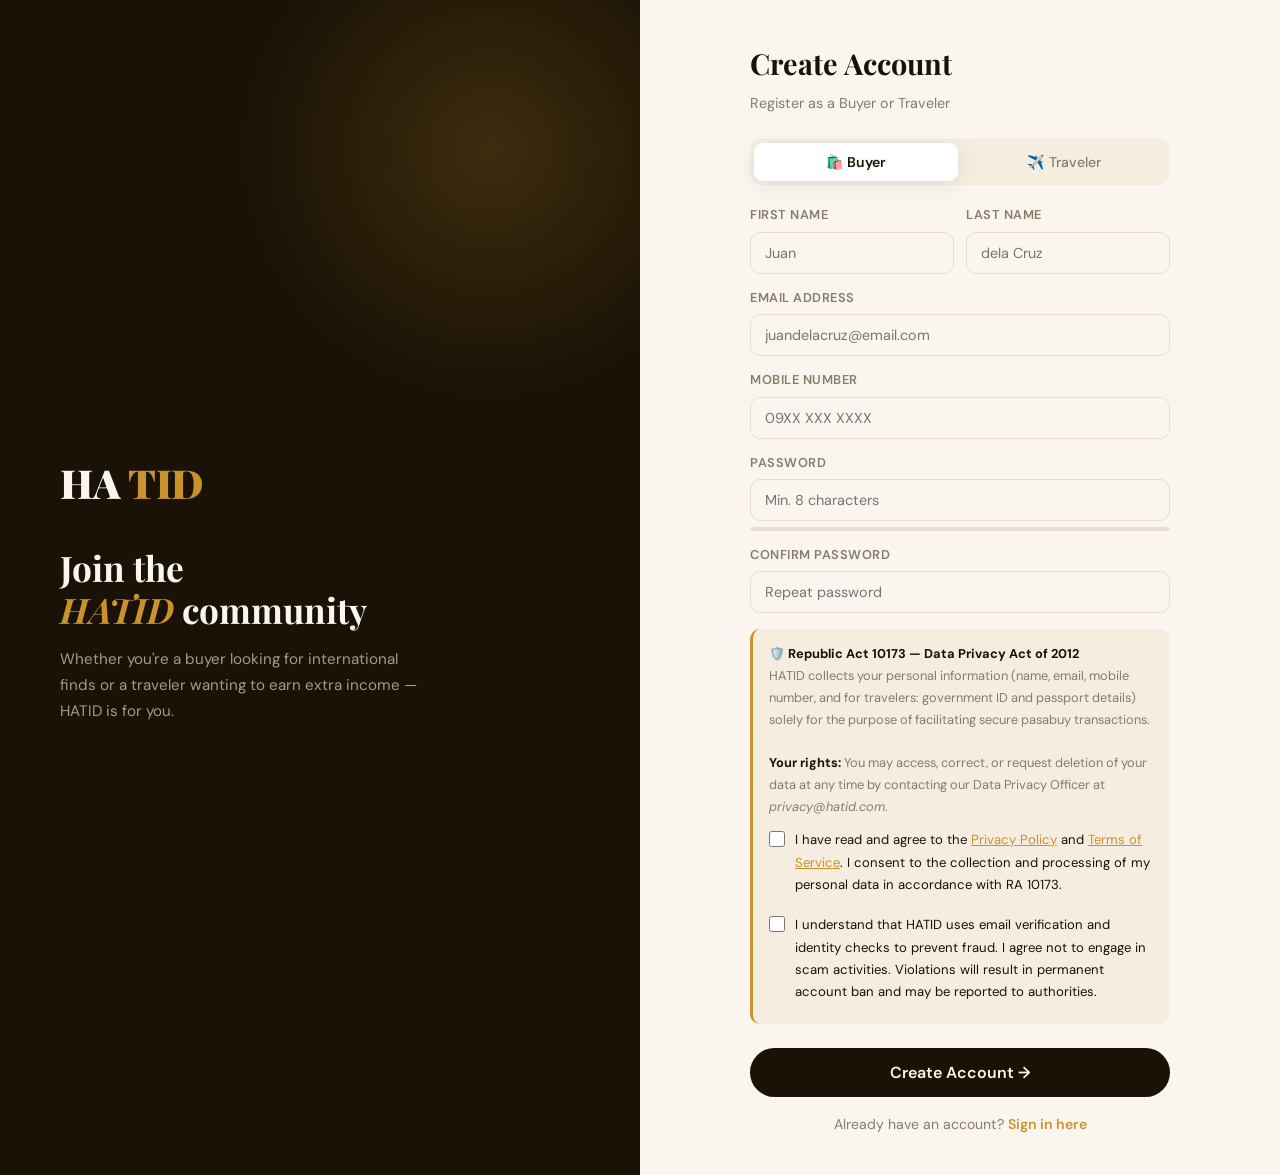
<file: register.html>
<!DOCTYPE html>
<html lang="en">
<head>
  <meta charset="UTF-8">
  <meta name="viewport" content="width=device-width, initial-scale=1.0">
  <title>HATID — Register</title>
  <link href="https://fonts.googleapis.com/css2?family=Playfair+Display:wght@700;900&family=DM+Sans:wght@300;400;500;600&display=swap" rel="stylesheet">
  <link rel="stylesheet" href="hatid-styles.css">
  <style>
    .auth-page {
      min-height: 100vh;
      display: grid;
      grid-template-columns: 1fr 1fr;
    }
    .auth-brand {
      background: var(--ink);
      display: flex; flex-direction: column;
      justify-content: center; align-items: flex-start;
      padding: 60px; position: relative; overflow: hidden;
    }
    .auth-brand::before {
      content: ''; position: absolute; top: -100px; right: -100px;
      width: 500px; height: 500px; border-radius: 50%;
      background: radial-gradient(circle, rgba(201,146,42,0.2) 0%, transparent 70%);
    }
    .auth-brand .logo { font-size: 2.5rem; color: var(--cream); margin-bottom: 2rem; }
    .auth-brand h2 { font-family: 'Playfair Display', serif; font-size: 2.2rem; color: var(--cream); line-height: 1.2; margin-bottom: 1rem; }
    .auth-brand h2 em { color: var(--gold); font-style: italic; }
    .auth-brand p { color: rgba(250,246,239,0.6); font-size: 0.95rem; line-height: 1.7; max-width: 360px; }
    .auth-form-side {
      background: var(--cream); display: flex;
      flex-direction: column; justify-content: center; align-items: center;
      padding: 40px; overflow-y: auto;
    }
    .auth-form-box { width: 100%; max-width: 420px; }
    .auth-form-box h2 { font-family: 'Playfair Display', serif; font-size: 1.8rem; margin-bottom: 6px; }
    .auth-sub { color: var(--muted); font-size: 0.9rem; margin-bottom: 1.5rem; }
    .role-toggle {
      display: grid; grid-template-columns: 1fr 1fr;
      background: var(--warm); border-radius: 12px; padding: 4px;
      margin-bottom: 20px; gap: 4px;
    }
    .role-btn {
      padding: 10px; border: none; border-radius: 9px;
      background: transparent; cursor: pointer; font-family: inherit;
      font-size: 0.88rem; font-weight: 500; color: var(--muted);
      transition: all 0.2s; display: flex; align-items: center; justify-content: center; gap: 6px;
    }
    .role-btn.active { background: var(--card-bg); color: var(--ink); box-shadow: var(--shadow); font-weight: 600; }
    .form-group { margin-bottom: 14px; }
    .form-row { display: grid; grid-template-columns: 1fr 1fr; gap: 12px; }
    .traveler-fields { display: none; }
    .traveler-fields.show { display: block; }
    .section-divider {
      font-size: 0.75rem; font-weight: 600; letter-spacing: 0.1em;
      text-transform: uppercase; color: var(--muted);
      border-bottom: 1px solid var(--border); padding-bottom: 8px;
      margin: 20px 0 14px;
    }
    .auth-submit {
      width: 100%; padding: 14px; border: none; cursor: pointer;
      background: var(--ink); color: var(--cream);
      border-radius: 100px; font-size: 1rem; font-weight: 600;
      font-family: inherit; transition: background 0.2s; margin-top: 8px;
    }
    .auth-submit:hover { background: var(--gold); color: var(--ink); }
    .auth-switch { text-align: center; font-size: 0.88rem; color: var(--muted); margin-top: 16px; }
    .auth-switch a { color: var(--gold); font-weight: 600; text-decoration: none; }
    .consent-box {
      background: var(--warm); border-radius: 10px; padding: 14px 16px;
      margin: 16px 0; font-size: 0.8rem; line-height: 1.7; color: var(--muted);
      border-left: 3px solid var(--gold);
    }
    .consent-box strong { color: var(--ink); }
    .consent-check { display: flex; align-items: flex-start; gap: 10px; margin-top: 12px; font-size: 0.82rem; color: var(--ink); }
    .consent-check input[type="checkbox"] { width: 16px; height: 16px; margin-top: 2px; flex-shrink: 0; accent-color: var(--gold); }
    .error-msg { background: #fef2f2; border: 1px solid #fecaca; border-radius: 8px; padding: 10px 14px; font-size: 0.83rem; color: #dc2626; margin-bottom: 14px; display: none; }
    .error-msg.show { display: block; }
    .strength-bar { height: 4px; border-radius: 2px; margin-top: 6px; background: var(--border); overflow: hidden; }
    .strength-fill { height: 100%; border-radius: 2px; transition: all 0.3s; width: 0; }
    @media (max-width: 768px) {
      .auth-page { grid-template-columns: 1fr; }
      .auth-brand { display: none; }
      .auth-form-side { padding: 30px 20px; }
      .form-row { grid-template-columns: 1fr; }
    }
  </style>
</head>
<body>
<div class="auth-page">
  <div class="auth-brand">
    <div class="logo">HA<span>TID</span></div>
    <h2>Join the<br><em>HATID</em> community</h2>
    <p>Whether you're a buyer looking for international finds or a traveler wanting to earn extra income — HATID is for you.</p>
  </div>
  <div class="auth-form-side">
    <div class="auth-form-box">
      <h2>Create Account</h2>
      <p class="auth-sub">Register as a Buyer or Traveler</p>
      <div class="role-toggle">
        <button class="role-btn active" id="roleBtn-buyer" onclick="setRole('buyer')">🛍️ Buyer</button>
        <button class="role-btn" id="roleBtn-traveler" onclick="setRole('traveler')">✈️ Traveler</button>
      </div>
      <div class="error-msg" id="regError"></div>
      <div class="form-group form-row">
        <div><label>First Name</label><input type="text" id="firstName" placeholder="Juan"></div>
        <div><label>Last Name</label><input type="text" id="lastName" placeholder="dela Cruz"></div>
      </div>
      <div class="form-group">
        <label>Email Address</label>
        <input type="email" id="regEmail" placeholder="juandelacruz@email.com">
      </div>
      <div class="form-group">
        <label>Mobile Number</label>
        <input type="tel" id="regPhone" placeholder="09XX XXX XXXX">
      </div>
      <div class="form-group">
        <label>Password</label>
        <input type="password" id="regPassword" placeholder="Min. 8 characters" oninput="checkStrength(this.value)">
        <div class="strength-bar"><div class="strength-fill" id="strengthFill"></div></div>
      </div>
      <div class="form-group">
        <label>Confirm Password</label>
        <input type="password" id="regPassword2" placeholder="Repeat password">
      </div>

      <!-- Traveler-only fields -->
      <div class="traveler-fields" id="travelerFields">
        <div class="section-divider">Traveler Information</div>
        <div class="form-group">
          <label>Upload Government ID (simulation)</label>
          <input type="file" id="govId" accept="image/*,.pdf" style="padding:8px">
        </div>
        <div class="form-group form-row">
          <div><label>Passport Number</label><input type="text" id="passport" placeholder="XX1234567"></div>
          <div><label>Nationality</label><input type="text" id="nationality" placeholder="Filipino"></div>
        </div>
      </div>

      <div class="consent-box">
        <strong>🛡️ Republic Act 10173 — Data Privacy Act of 2012</strong><br>
        HATID collects your personal information (name, email, mobile number, and for travelers: government ID and passport details) solely for the purpose of facilitating secure pasabuy transactions.<br><br>
        <strong>Your rights:</strong> You may access, correct, or request deletion of your data at any time by contacting our Data Privacy Officer at <em>privacy@hatid.com</em>.
        <div class="consent-check">
          <input type="checkbox" id="privacyConsent">
          <label for="privacyConsent" style="text-transform:none;letter-spacing:0;font-size:0.82rem;color:var(--ink);font-weight:400">
            I have read and agree to the <a href="#" style="color:var(--gold)">Privacy Policy</a> and
            <a href="#" style="color:var(--gold)">Terms of Service</a>. I consent to the collection and processing of my personal data in accordance with RA 10173.
          </label>
        </div>
        <div class="consent-check">
          <input type="checkbox" id="antiScamConsent">
          <label for="antiScamConsent" style="text-transform:none;letter-spacing:0;font-size:0.82rem;color:var(--ink);font-weight:400">
            I understand that HATID uses email verification and identity checks to prevent fraud. I agree not to engage in scam activities. Violations will result in permanent account ban and may be reported to authorities.
          </label>
        </div>
      </div>

      <button class="auth-submit" onclick="handleRegister()">Create Account →</button>
      <div class="auth-switch">Already have an account? <a href="login.html">Sign in here</a></div>
    </div>
  </div>
</div>
<div class="toast" id="toast"></div>
<script>
  let currentRole = 'buyer';

  function setRole(role) {
    currentRole = role;
    document.querySelectorAll('.role-btn').forEach(b => b.classList.remove('active'));
    document.getElementById('roleBtn-' + role).classList.add('active');
    document.getElementById('travelerFields').classList.toggle('show', role === 'traveler');
  }

  function checkStrength(val) {
    const fill = document.getElementById('strengthFill');
    let score = 0;
    if (val.length >= 8) score++;
    if (/[A-Z]/.test(val)) score++;
    if (/[0-9]/.test(val)) score++;
    if (/[^A-Za-z0-9]/.test(val)) score++;
    const colors = ['#ef4444','#f97316','#eab308','#22c55e'];
    fill.style.width = (score * 25) + '%';
    fill.style.background = colors[score - 1] || '#e5e7eb';
  }

  function handleRegister() {
    const errEl = document.getElementById('regError');
    const first  = document.getElementById('firstName').value.trim();
    const last   = document.getElementById('lastName').value.trim();
    const email  = document.getElementById('regEmail').value.trim();
    const phone  = document.getElementById('regPhone').value.trim();
    const pass   = document.getElementById('regPassword').value;
    const pass2  = document.getElementById('regPassword2').value;
    const privacy = document.getElementById('privacyConsent').checked;
    const antiScam = document.getElementById('antiScamConsent').checked;

    if (!first || !last || !email || !phone || !pass || !pass2) {
      errEl.textContent = 'Please fill in all required fields.'; errEl.classList.add('show'); return;
    }
    if (pass.length < 8) {
      errEl.textContent = 'Password must be at least 8 characters.'; errEl.classList.add('show'); return;
    }
    if (pass !== pass2) {
      errEl.textContent = 'Passwords do not match.'; errEl.classList.add('show'); return;
    }
    if (!privacy || !antiScam) {
      errEl.textContent = 'Please accept both the Privacy Policy and Anti-Scam Agreement.'; errEl.classList.add('show'); return;
    }

    errEl.classList.remove('show');
    const user = { name: first + ' ' + last, email, phone, role: currentRole };
    sessionStorage.setItem('hatid_user', JSON.stringify(user));
    showToast('Account created! Redirecting...');
    setTimeout(() => { window.location.href = 'index.html'; }, 1500);
  }

  function showToast(msg) {
    const t = document.getElementById('toast');
    t.textContent = msg; t.classList.add('show');
    setTimeout(() => t.classList.remove('show'), 3000);
  }
</script>
</body>
</html>
</file>
<file: hatid-styles.css>
:root {
  --ink: #1a1206;
  --cream: #faf6ef;
  --warm: #f5ede0;
  --gold: #c9922a;
  --gold-light: #e8b355;
  --rust: #c04b2a;
  --sage: #5a7a5c;
  --muted: #8a7a68;
  --card-bg: #ffffff;
  --border: #e8ddd0;
  --shadow: 0 4px 24px rgba(26,18,6,0.08);
  --shadow-lg: 0 12px 48px rgba(26,18,6,0.14);
  --danger: #dc2626;
  --danger-bg: #fef2f2;
}
* { margin: 0; padding: 0; box-sizing: border-box; }
html { scroll-behavior: smooth; }
body { font-family: 'DM Sans', sans-serif; background: var(--cream); color: var(--ink); line-height: 1.6; overflow-x: hidden; }

/* NAV */
nav {
  position: fixed; top: 0; width: 100%; z-index: 100;
  background: rgba(250,246,239,0.95); backdrop-filter: blur(12px);
  border-bottom: 1px solid var(--border);
  padding: 0 5%; display: flex; align-items: center; justify-content: space-between; height: 64px;
}
.logo { font-family: 'Playfair Display', serif; font-size: 1.6rem; font-weight: 900; color: var(--ink); letter-spacing: -0.5px; display: flex; align-items: center; gap: 8px; text-decoration: none; }
.logo span { color: var(--gold); }
.nav-links {
  display:flex;
  gap:2rem;
  list-style:none;
  align-items:center;
  margin-left:auto;
  margin-right:40px;
}.nav-links a { text-decoration: none; color: var(--ink); font-size: 0.9rem; font-weight: 500; transition: color 0.2s; }
.nav-links a:hover { color: var(--gold); }
.nav-cta { background: var(--ink) !important; color: var(--cream) !important; padding: 8px 20px; border-radius: 100px; transition: background 0.2s !important; }
.nav-cta:hover { background: var(--gold) !important; color: var(--ink) !important; }
.nav-user { display: flex; align-items: center; gap: 10px; }
.nav-avatar { width: 34px; height: 34px; border-radius: 50%; background: linear-gradient(135deg,var(--gold),var(--rust)); display: flex; align-items: center; justify-content: center; color: white; font-weight: 700; font-size: 0.8rem; }
.nav-name { font-size: 0.88rem; font-weight: 600; }
.nav-role { font-size: 0.72rem; color: var(--muted); }
.logout-btn { background: var(--warm); border: 1px solid var(--border); border-radius: 100px; padding: 6px 14px; font-size: 0.82rem; cursor: pointer; font-family: inherit; color: var(--ink); transition: all 0.2s; }
.logout-btn:hover { background: var(--danger-bg); color: var(--danger); border-color: #fecaca; }
.hamburger { display: none; background: none; border: none; cursor: pointer; padding: 4px; flex-direction: column; gap: 5px; }
.hamburger span { display: block; width: 24px; height: 2px; background: var(--ink); border-radius: 2px; transition: all 0.3s; }
.mobile-menu { display: none; position: fixed; top: 64px; left: 0; right: 0; background: var(--cream); border-bottom: 1px solid var(--border); padding: 16px 5%; z-index: 99; flex-direction: column; gap: 4px; }
.mobile-menu.open { display: flex; }
.mobile-menu a { text-decoration: none; color: var(--ink); font-size: 0.95rem; font-weight: 500; padding: 10px 0; border-bottom: 1px solid var(--border); }
.mobile-menu a:last-child { border-bottom: none; }

/* SECTIONS */
section { padding: 100px 5%; }
.section-label { font-size: 0.78rem; font-weight: 600; letter-spacing: 0.12em; text-transform: uppercase; color: var(--gold); margin-bottom: 10px; }
.section-title { font-family: 'Playfair Display', serif; font-size: clamp(2rem, 3.5vw, 2.8rem); font-weight: 700; line-height: 1.15; letter-spacing: -0.5px; max-width: 480px; margin-bottom: 3rem; }

/* BUTTONS */
.btn { display: inline-flex; align-items: center; gap: 8px; padding: 13px 28px; border-radius: 100px; font-size: 0.95rem; font-weight: 600; cursor: pointer; text-decoration: none; border: none; transition: all 0.2s; font-family: inherit; }
.btn-primary { background: var(--ink); color: var(--cream); }
.btn-primary:hover { background: var(--gold); color: var(--ink); }
.btn-outline { background: transparent; color: var(--ink); border: 1.5px solid var(--ink); }
.btn-outline:hover { background: var(--ink); color: var(--cream); }
.btn-gold { background: var(--gold); color: var(--ink); }
.btn-gold:hover { background: var(--gold-light); }
.btn-danger { background: var(--danger-bg); color: var(--danger); border: 1px solid #fecaca; }
.btn-danger:hover { background: var(--danger); color: white; }

/* BADGES */
.badge { display: inline-block; padding: 2px 10px; border-radius: 100px; font-size: 0.72rem; font-weight: 600; letter-spacing: 0.03em; }
.badge-green { background: #e8f5e9; color: var(--sage); }
.badge-gold { background: #fff3e0; color: var(--gold); }
.badge-ink { background: rgba(26,18,6,0.1); color: var(--ink); }
.badge-red { background: #fef2f2; color: var(--danger); }
.badge-blue { background: #eff6ff; color: #3b82f6; }

/* HERO */
#hero { min-height: 100vh; display: grid; grid-template-columns: 1fr 1fr; align-items: center; gap: 4rem; padding-top: 120px; background: radial-gradient(ellipse 60% 70% at 80% 50%, rgba(201,146,42,0.12) 0%, transparent 70%), var(--cream); }
.hero-text h1 { font-family: 'Playfair Display', serif; font-size: clamp(2.8rem, 5vw, 4.5rem); font-weight: 900; line-height: 1.05; letter-spacing: -1.5px; }
.hero-text h1 em { font-style: italic; color: var(--gold); }
.hero-sub { margin-top: 1.2rem; font-size: 1.1rem; font-weight: 300; color: var(--muted); max-width: 420px; line-height: 1.7; }
.hero-btns { display: flex; gap: 1rem; margin-top: 2rem; flex-wrap: wrap; }
.hero-stats { display: flex; gap: 2rem; margin-top: 2.5rem; }
.stat { text-align: center; }
.stat-num { font-family: 'Playfair Display', serif; font-size: 1.8rem; font-weight: 700; color: var(--gold); }
.stat-label { font-size: 0.78rem; color: var(--muted); letter-spacing: 0.05em; text-transform: uppercase; }
.hero-visual { position: relative; }
.hero-card-stack { position: relative; height: 420px; }
.hcard { position: absolute; background: var(--card-bg); border-radius: 20px; padding: 20px 22px; box-shadow: var(--shadow-lg); border: 1px solid var(--border); font-size: 0.88rem; }
.hcard-main { width: 300px; top: 20px; left: 30px; animation: floatA 4s ease-in-out infinite; }
.hcard-2 { width: 240px; bottom: 40px; right: 0; animation: floatB 5s ease-in-out infinite; }
.hcard-3 { width: 200px; top: 180px; right: 60px; animation: floatC 6s ease-in-out infinite; background: var(--ink); color: var(--cream); }
@keyframes floatA { 0%,100%{transform:translateY(0)} 50%{transform:translateY(-10px)} }
@keyframes floatB { 0%,100%{transform:translateY(0)} 50%{transform:translateY(8px)} }
@keyframes floatC { 0%,100%{transform:translateY(0)} 50%{transform:translateY(-6px)} }
.traveler-avatar { width: 42px; height: 42px; border-radius: 50%; background: linear-gradient(135deg, var(--gold), var(--rust)); display: flex; align-items: center; justify-content: center; font-size: 1rem; color: white; font-weight: 700; margin-bottom: 10px; }

/* HOW IT WORKS */
#how { background: var(--warm); }
.steps-grid { display: grid; grid-template-columns: repeat(auto-fit, minmax(220px, 1fr)); gap: 1.5rem; }
.step-card { background: var(--card-bg); border-radius: 16px; padding: 28px 24px; border: 1px solid var(--border); transition: transform 0.2s, box-shadow 0.2s; }
.step-card:hover { transform: translateY(-4px); box-shadow: var(--shadow-lg); }
.step-num { font-family: 'Playfair Display', serif; font-size: 2.5rem; font-weight: 900; color: var(--gold); opacity: 0.4; line-height: 1; }
.step-icon { font-size: 1.8rem; margin: 8px 0; }
.step-card h3 { font-size: 1rem; font-weight: 600; margin-bottom: 6px; }
.step-card p { font-size: 0.87rem; color: var(--muted); line-height: 1.6; }

/* LISTINGS */
#listings { background: var(--cream); }
.filters { display: flex; gap: 10px; margin-bottom: 2rem; flex-wrap: wrap; }
.filter-btn { padding: 7px 18px; border-radius: 100px; border: 1.5px solid var(--border); background: transparent; cursor: pointer; font-size: 0.85rem; font-family: inherit; font-weight: 500; color: var(--muted); transition: all 0.2s; }
.filter-btn.active, .filter-btn:hover { background: var(--ink); color: var(--cream); border-color: var(--ink); }
.listings-grid { display: grid; grid-template-columns: repeat(auto-fill, minmax(300px, 1fr)); gap: 1.5rem; }
.listing-card{
  background:var(--card-bg);
  border-radius:16px;
  border:1px solid var(--border);
  overflow:hidden;
  transition:transform .2s, box-shadow .2s;

  display:flex;
  flex-direction:column;
  height:100%;
}
.listing-card:hover { transform: translateY(-4px); box-shadow: var(--shadow-lg); }
.listing-header { padding: 20px 20px 16px; background: linear-gradient(135deg, var(--ink) 0%, #2d2010 100%); color: var(--cream); }
.listing-route { font-size: 1.05rem; font-weight: 600; margin-bottom: 4px; }
.listing-dates { font-size: 0.8rem; opacity: 0.65; }
.listing-body{
  padding:18px 20px;
  flex:1;
}
.traveler-row { display: flex; align-items: center; gap: 12px; margin-bottom: 14px; }
.avatar { width: 40px; height: 40px; border-radius: 50%; display: flex; align-items: center; justify-content: center; font-weight: 700; font-size: 0.9rem; flex-shrink: 0; }
.avatar-a { background: linear-gradient(135deg,#c9922a,#e8b355); color: white; }
.avatar-b { background: linear-gradient(135deg,#5a7a5c,#8ab58d); color: white; }
.avatar-c { background: linear-gradient(135deg,#c04b2a,#e07755); color: white; }
.avatar-d { background: linear-gradient(135deg,#3a5a8c,#6a8fc0); color: white; }
.traveler-info { flex: 1; }
.traveler-name { font-size: 0.92rem; font-weight: 600; }
.stars{
  color:var(--gold);
  font-size:.78rem;
  display:flex;
  align-items:center;
  gap:6px;
  margin-top:2px;
  font-weight:600;
}

.stars span{
  color:var(--ink);
  font-weight:700;
}
.listing-details { display: grid; grid-template-columns: 1fr 1fr; gap: 8px; margin-bottom: 16px; }
.detail-item { background: var(--warm); border-radius: 8px; padding: 8px 12px; }
.detail-label { font-size: 0.7rem; text-transform: uppercase; letter-spacing: 0.06em; color: var(--muted); }
.detail-value { font-size: 0.88rem; font-weight: 600; margin-top: 2px; }
.categories { display: flex; flex-wrap: wrap; gap: 6px; margin-bottom: 16px; }
.cat-tag { padding: 3px 10px; border-radius: 100px; font-size: 0.75rem; background: var(--warm); color: var(--muted); border: 1px solid var(--border); }

/* ITEM LISTING (traveler upload) */
#myListings { background: var(--warm); }
.items-grid { display: grid; grid-template-columns: repeat(auto-fill, minmax(260px, 1fr)); gap: 1.2rem; }
.item-card { background: var(--card-bg); border-radius: 14px; border: 1px solid var(--border); overflow: hidden; }
.item-img { width: 100%; height: 180px; object-fit: cover; background: var(--warm); display: flex; align-items: center; justify-content: center; font-size: 3rem; }
.item-img img { width: 100%; height: 100%; object-fit: cover; }
.item-body { padding: 14px 16px; }
.item-name { font-weight: 600; font-size: 0.95rem; margin-bottom: 4px; }
.item-price { color: var(--gold); font-weight: 700; font-size: 1rem; }
.item-meta { font-size: 0.78rem; color: var(--muted); margin-top: 4px; }

/* ORDER FORM */
#order { background: var(--ink); color: var(--cream); position: relative; overflow: hidden; }
#order::before { content: ''; position: absolute; top: -100px; right: -100px; width: 500px; height: 500px; border-radius: 50%; background: radial-gradient(circle, rgba(201,146,42,0.15) 0%, transparent 70%); pointer-events: none; }
#order .section-title { color: var(--cream); }
#order .section-label { color: var(--gold-light); }
.order-grid { display: grid; grid-template-columns: 1fr 1fr; gap: 4rem; align-items: start; }
.order-info p { color: rgba(250,246,239,0.65); font-size: 0.95rem; line-height: 1.7; margin-bottom: 1.5rem; }
.escrow-info { background: rgba(255,255,255,0.06); border: 1px solid rgba(255,255,255,0.1); border-radius: 12px; padding: 20px 22px; }
.escrow-info h4 { font-size: 0.9rem; font-weight: 600; color: var(--gold-light); margin-bottom: 10px; }
.escrow-step { display: flex; align-items: flex-start; gap: 10px; font-size: 0.85rem; color: rgba(250,246,239,0.7); margin-bottom: 8px; line-height: 1.5; }
.escrow-dot { width: 20px; height: 20px; border-radius: 50%; background: var(--gold); color: var(--ink); display: flex; align-items: center; justify-content: center; font-size: 0.7rem; font-weight: 700; flex-shrink: 0; margin-top: 1px; }
.form-card { background: var(--card-bg); color: var(--ink); border-radius: 20px; padding: 32px 28px; box-shadow: var(--shadow-lg); }
.form-card h3 { font-size: 1.1rem; font-weight: 700; margin-bottom: 20px; }
.form-group { margin-bottom: 16px; }
.form-row { display: grid; grid-template-columns: 1fr 1fr; gap: 12px; }
label { display: block; font-size: 0.8rem; font-weight: 600; margin-bottom: 6px; color: var(--muted); letter-spacing: 0.04em; text-transform: uppercase; }
input, select, textarea { width: 100%; padding: 11px 14px; border-radius: 10px; border: 1.5px solid var(--border); font-family: inherit; font-size: 0.9rem; background: var(--cream); color: var(--ink); transition: border-color 0.2s; outline: none; }
input:focus, select:focus, textarea:focus { border-color: var(--gold); }
textarea { resize: vertical; min-height: 80px; }
.submit-btn { width: 100%; margin-top: 8px; padding: 14px; border: none; cursor: pointer; background: var(--ink); color: var(--cream); border-radius: 100px; font-size: 1rem; font-weight: 600; font-family: inherit; transition: background 0.2s; }
.submit-btn:hover { background: var(--gold); color: var(--ink); }
.dp-notice { background: #fff3e0; border: 1px solid #fed7aa; border-radius: 10px; padding: 12px 14px; font-size: 0.82rem; color: #92400e; margin-top: 10px; display: none; line-height: 1.6; }
.dp-notice.show { display: block; }
.upload-area { border: 2px dashed var(--border); border-radius: 10px; padding: 20px; text-align: center; cursor: pointer; transition: all 0.2s; background: var(--cream); }
.upload-area:hover { border-color: var(--gold); background: #fff9f0; }
.upload-area p { font-size: 0.85rem; color: var(--muted); margin-top: 6px; }
.upload-preview { display: flex; flex-wrap: wrap; gap: 8px; margin-top: 10px; }
.preview-img { width: 70px; height: 70px; border-radius: 8px; object-fit: cover; border: 1px solid var(--border); }

/* TRACKER */
#tracker { background: var(--warm); }
.tracker-wrapper { max-width: 680px; margin: 0 auto; background: var(--card-bg); border-radius: 20px; border: 1px solid var(--border); padding: 36px 40px; box-shadow: var(--shadow); }
.tracker-header { display: flex; justify-content: space-between; align-items: flex-start; margin-bottom: 32px; }
.order-id { font-family: 'Playfair Display', serif; font-size: 1.4rem; font-weight: 700; }
.order-meta { font-size: 0.85rem; color: var(--muted); margin-top: 2px; }
.tracker-steps { position: relative; }
.tracker-steps::before { content: ''; position: absolute; left: 19px; top: 24px; width: 2px; bottom: 0; background: linear-gradient(to bottom, var(--gold) 55%, var(--border) 55%); }
.tracker-step { display: flex; gap: 18px; margin-bottom: 28px; position: relative; }
.step-circle { width: 40px; height: 40px; border-radius: 50%; flex-shrink: 0; display: flex; align-items: center; justify-content: center; font-size: 1rem; z-index: 1; }
.step-done { background: var(--gold); color: var(--ink); font-size: 0.9rem; font-weight: 700; }
.step-active { background: var(--ink); color: var(--cream); animation: pulse 2s infinite; }
.step-pending { background: var(--warm); border: 2px solid var(--border); color: var(--muted); }
.step-cancelled { background: var(--danger-bg); border: 2px solid #fecaca; color: var(--danger); }
@keyframes pulse { 0%,100%{box-shadow:0 0 0 0 rgba(26,18,6,0.3)} 50%{box-shadow:0 0 0 8px rgba(26,18,6,0)} }
.step-content { padding-top: 8px; }
.step-name { font-size: 0.95rem; font-weight: 600; }
.step-time { font-size: 0.8rem; color: var(--muted); margin-top: 2px; }
.step-note { font-size: 0.83rem; color: var(--muted); margin-top: 6px; background: var(--warm); padding: 8px 12px; border-radius: 8px; }
.cancel-warning { background: #fef2f2; border: 1px solid #fecaca; border-radius: 12px; padding: 16px 18px; margin-top: 16px; font-size: 0.85rem; }
.cancel-warning h4 { color: var(--danger); font-size: 0.9rem; margin-bottom: 6px; }
.cancel-warning p { color: #7f1d1d; line-height: 1.6; }
.penalty-tag { background: var(--danger); color: white; padding: 2px 10px; border-radius: 100px; font-size: 0.75rem; font-weight: 700; display: inline-block; margin-top: 6px; }

/* FOOTER */
footer { background: var(--ink); color: rgba(250,246,239,0.6); padding: 60px 5% 40px; display: grid; grid-template-columns: 2fr 1fr 1fr 1fr; gap: 3rem; }
.footer-brand .logo { color: var(--cream); margin-bottom: 12px; }
.footer-brand p { font-size: 0.85rem; line-height: 1.7; max-width: 280px; }
footer h4 { color: var(--cream); font-size: 0.85rem; font-weight: 600; margin-bottom: 14px; letter-spacing: 0.05em; text-transform: uppercase; }
footer ul { list-style: none; }
footer ul li { margin-bottom: 8px; }
footer ul li a { color: rgba(250,246,239,0.55); text-decoration: none; font-size: 0.85rem; transition: color 0.2s; }
footer ul li a:hover { color: var(--gold-light); }
.footer-bottom { background: var(--ink); text-align: center; padding: 20px 5%; border-top: 1px solid rgba(255,255,255,0.08); font-size: 0.8rem; color: rgba(250,246,239,0.35); }

/* MODAL */
.modal-overlay { display: none; position: fixed; inset: 0; z-index: 999; background: rgba(26,18,6,0.7); backdrop-filter: blur(4px); align-items: center; justify-content: center; padding: 20px; }
.modal-overlay.open { display: flex; }
.modal { background: var(--card-bg); border-radius: 20px; padding: 36px; max-width: 460px; width: 100%; box-shadow: var(--shadow-lg); position: relative; animation: slideUp 0.3s ease; max-height: 90vh; overflow-y: auto; }
@keyframes slideUp { from{transform:translateY(30px);opacity:0} to{transform:translateY(0);opacity:1} }
.modal-close { position: absolute; top: 16px; right: 16px; background: var(--warm); border: none; border-radius: 50%; width: 32px; height: 32px; cursor: pointer; font-size: 1rem; display: flex; align-items: center; justify-content: center; }
.modal h2 { font-family: 'Playfair Display', serif; font-size: 1.5rem; margin-bottom: 8px; }
.modal p { color: var(--muted); font-size: 0.9rem; margin-bottom: 20px; }
.modal-danger h2 { color: var(--danger); }
.success-icon { font-size: 3rem; text-align: center; margin-bottom: 12px; }
.modal-summary { background: var(--warm); border-radius: 12px; padding: 16px; margin-bottom: 20px; font-size: 0.85rem; }
.modal-summary div { margin-bottom: 6px; }

/* TOAST */
.toast { position: fixed; bottom: 30px; right: 30px; z-index: 9999; background: var(--ink); color: var(--cream); padding: 14px 24px; border-radius: 100px; font-size: 0.9rem; font-weight: 500; box-shadow: var(--shadow-lg); transform: translateY(20px); opacity: 0; transition: all 0.3s; max-width: calc(100vw - 40px); }
.toast.show { transform: translateY(0); opacity: 1; }

/* NOTIFY BANNER */
.notify-banner { background: #fff3e0; border-bottom: 1px solid #fed7aa; padding: 10px 5%; font-size: 0.85rem; color: #92400e; display: flex; align-items: center; gap: 10px; }
.notify-banner.danger { background: #fef2f2; border-color: #fecaca; color: #7f1d1d; }

/* MOBILE */
@media (max-width: 900px) {
  .order-grid { grid-template-columns: 1fr; gap: 2rem; }
  footer { grid-template-columns: 1fr 1fr; gap: 2rem; }
}
@media (max-width: 768px) {
    .nav-user{
    display:none;
  }

  .profile-menu{
    right:10px;
  }

  section { padding: 80px 5%; }
  #hero { grid-template-columns: 1fr; padding-top: 100px; gap: 2rem; }
  .hero-visual { display: none; }
  .hero-stats { gap: 1.2rem; }
  .nav-links { display: none; }
  .hamburger { display: flex; }
  .form-row { grid-template-columns: 1fr; }
  .tracker-wrapper { padding: 24px 20px; }
  .listings-grid { grid-template-columns: 1fr; }
  .items-grid { grid-template-columns: repeat(auto-fill, minmax(200px, 1fr)); }
}
@media (max-width: 480px) {
  nav { padding: 0 4%; }
  section { padding: 70px 4%; }
  .logo { font-size: 1.4rem; }
  .hero-text h1 { font-size: 2.2rem; }
  .btn { padding: 11px 20px; font-size: 0.88rem; }
  footer { grid-template-columns: 1fr; }
  .hero-stats { flex-wrap: wrap; gap: 1rem; }
}
.card-flex{
  display:flex;
  flex-direction:column;
  height:100%;
}

.card-flex .btn{
  margin-top:auto;
}
.stats-grid{
  display:grid;
  grid-template-columns:repeat(auto-fit,minmax(220px,1fr));
  gap:20px;
  margin-top:40px;
}

.dash-card{
  background:white;
  padding:24px;
  border-radius:20px;
  border:1px solid var(--border);
  box-shadow:0 10px 30px rgba(0,0,0,.05);
  transition:all .2s ease;
}

.dash-card:hover{
  transform:translateY(-4px);
  box-shadow:var(--shadow-lg);
}

.dash-card h3{
  font-size:2rem;
  margin-bottom:6px;
}

.dash-card p{
  color:var(--muted);
}
.dropdown{
  position:relative;
}

.nav-profile{
  display:flex;
  align-items:center;
  gap:12px;
  cursor:pointer;
}

.profile-menu{
  position:absolute;
  top:70px;
  right:0;
  background:white;
  border-radius:14px;
  min-width:200px;
  box-shadow:0 10px 30px rgba(0,0,0,.12);
  padding:10px;
  display:none;
  z-index:999;
}

.profile-menu.show{
  display:flex;
  flex-direction:column;
}

.profile-menu button{
  background:none;
  border:none;
  padding:12px;
  text-align:left;
  border-radius:10px;
  cursor:pointer;
  font-size:.9rem;
}

.profile-menu button:hover{
  background:#f5f5f5;
}

.profile-menu .danger{
  color:#dc2626;
}

body.traveler-mode{
  background:#f8f6f2;
}

body.traveler-mode #hero{
  min-height:70vh;
}

.traveler-only .section-title{
  max-width:none;
}
.nav-profile:hover .nav-avatar{
  transform:scale(1.05);
}

.nav-avatar{
  transition:all .2s ease;
}

.profile-menu{
  animation:dropdownFade .2s ease;
}

@keyframes dropdownFade{
  from{
    opacity:0;
    transform:translateY(-8px);
  }
  to{
    opacity:1;
    transform:translateY(0);
  }
}
.traveler-row {
  display: flex;
  align-items: center;
  gap: 12px;
}

.trip-meta {
  font-size: 0.78rem;
  color: var(--muted);
}

.verified-icon {
  margin-left: auto;
  color: var(--sage);
  font-size: 1rem;
}
</file>
